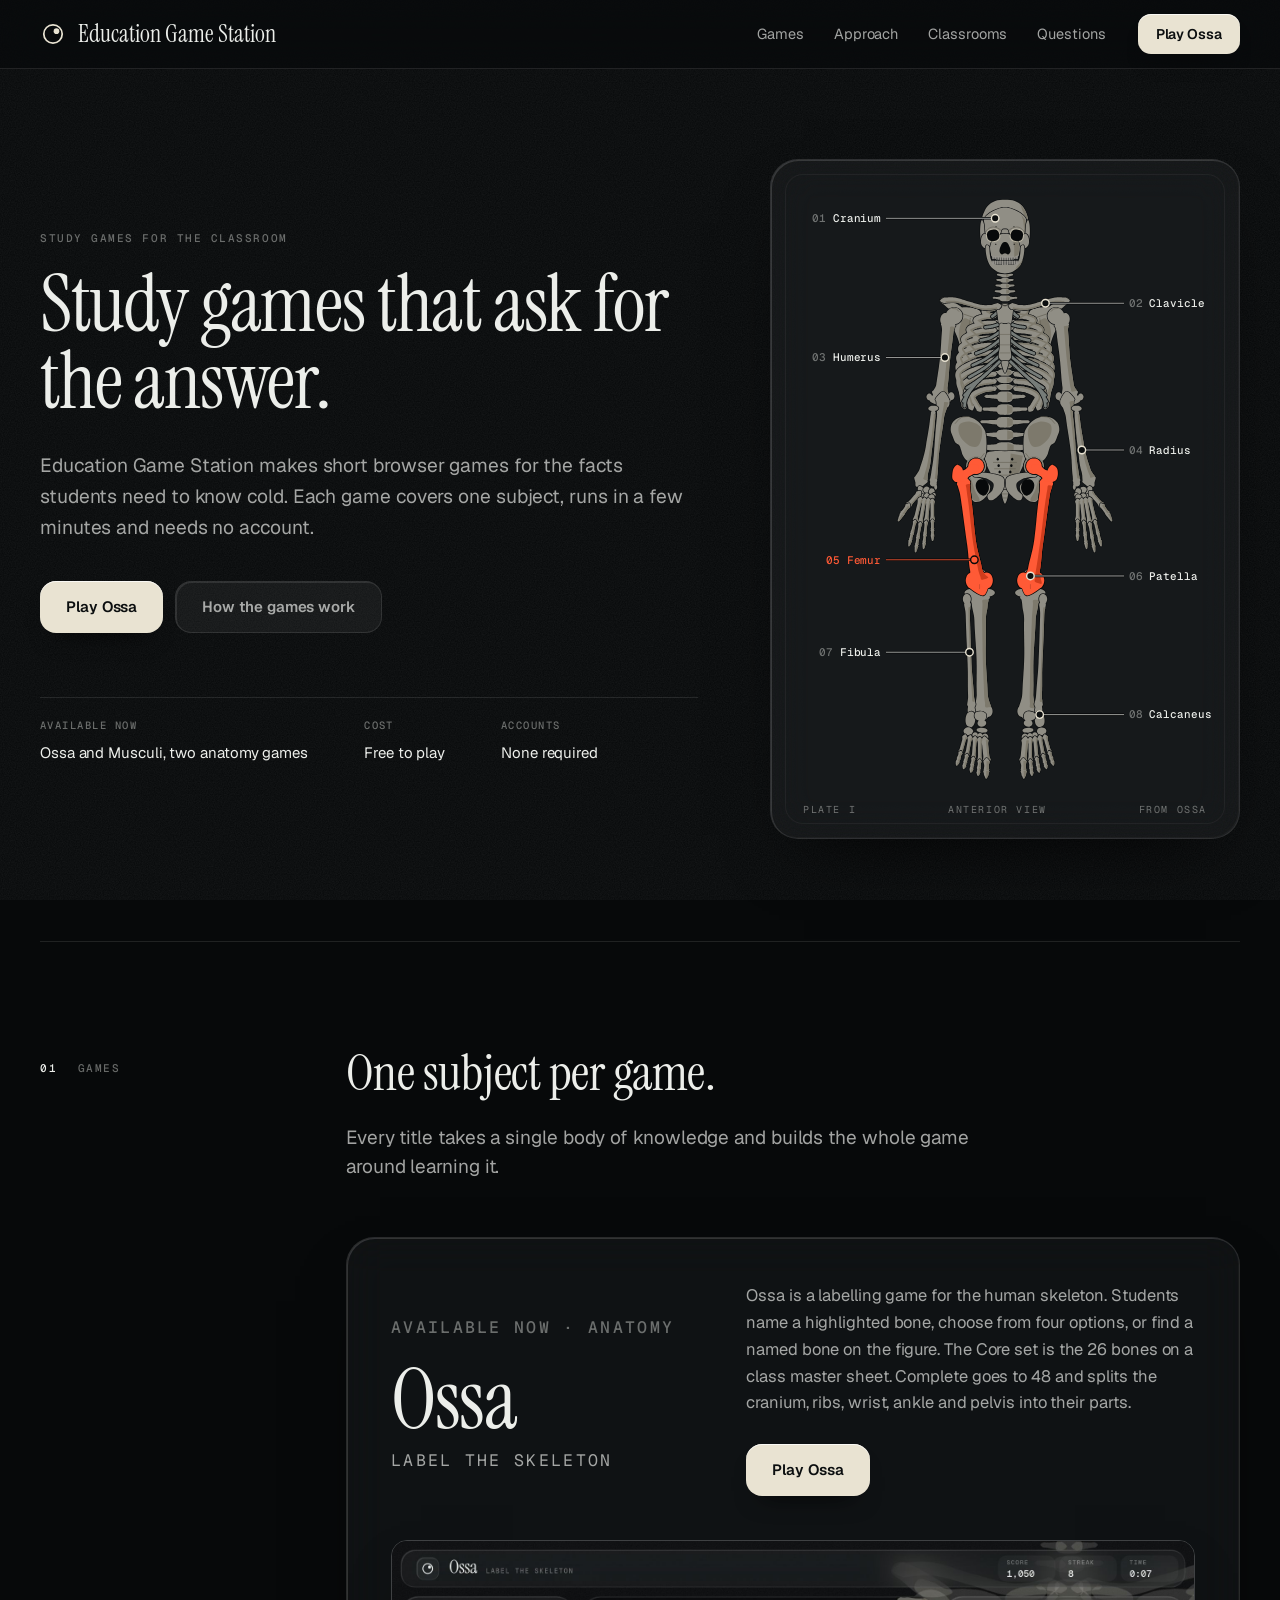
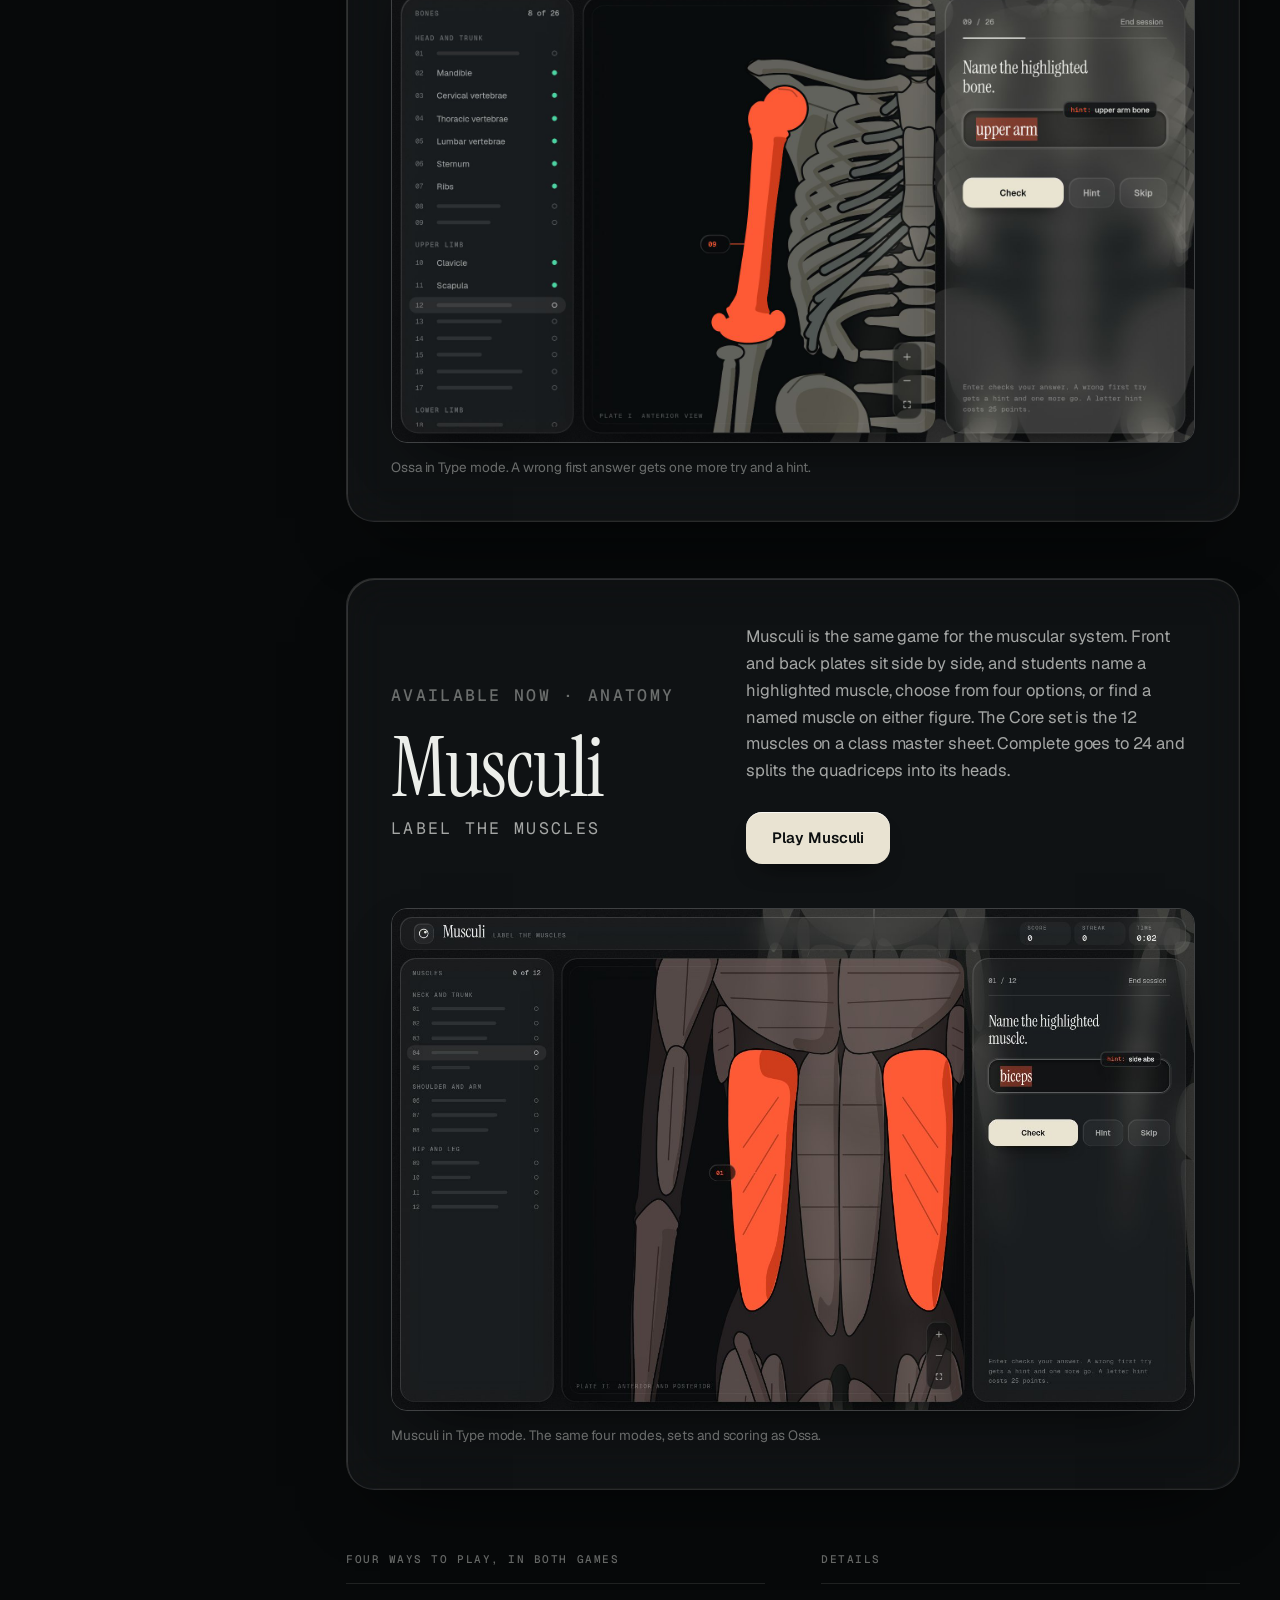
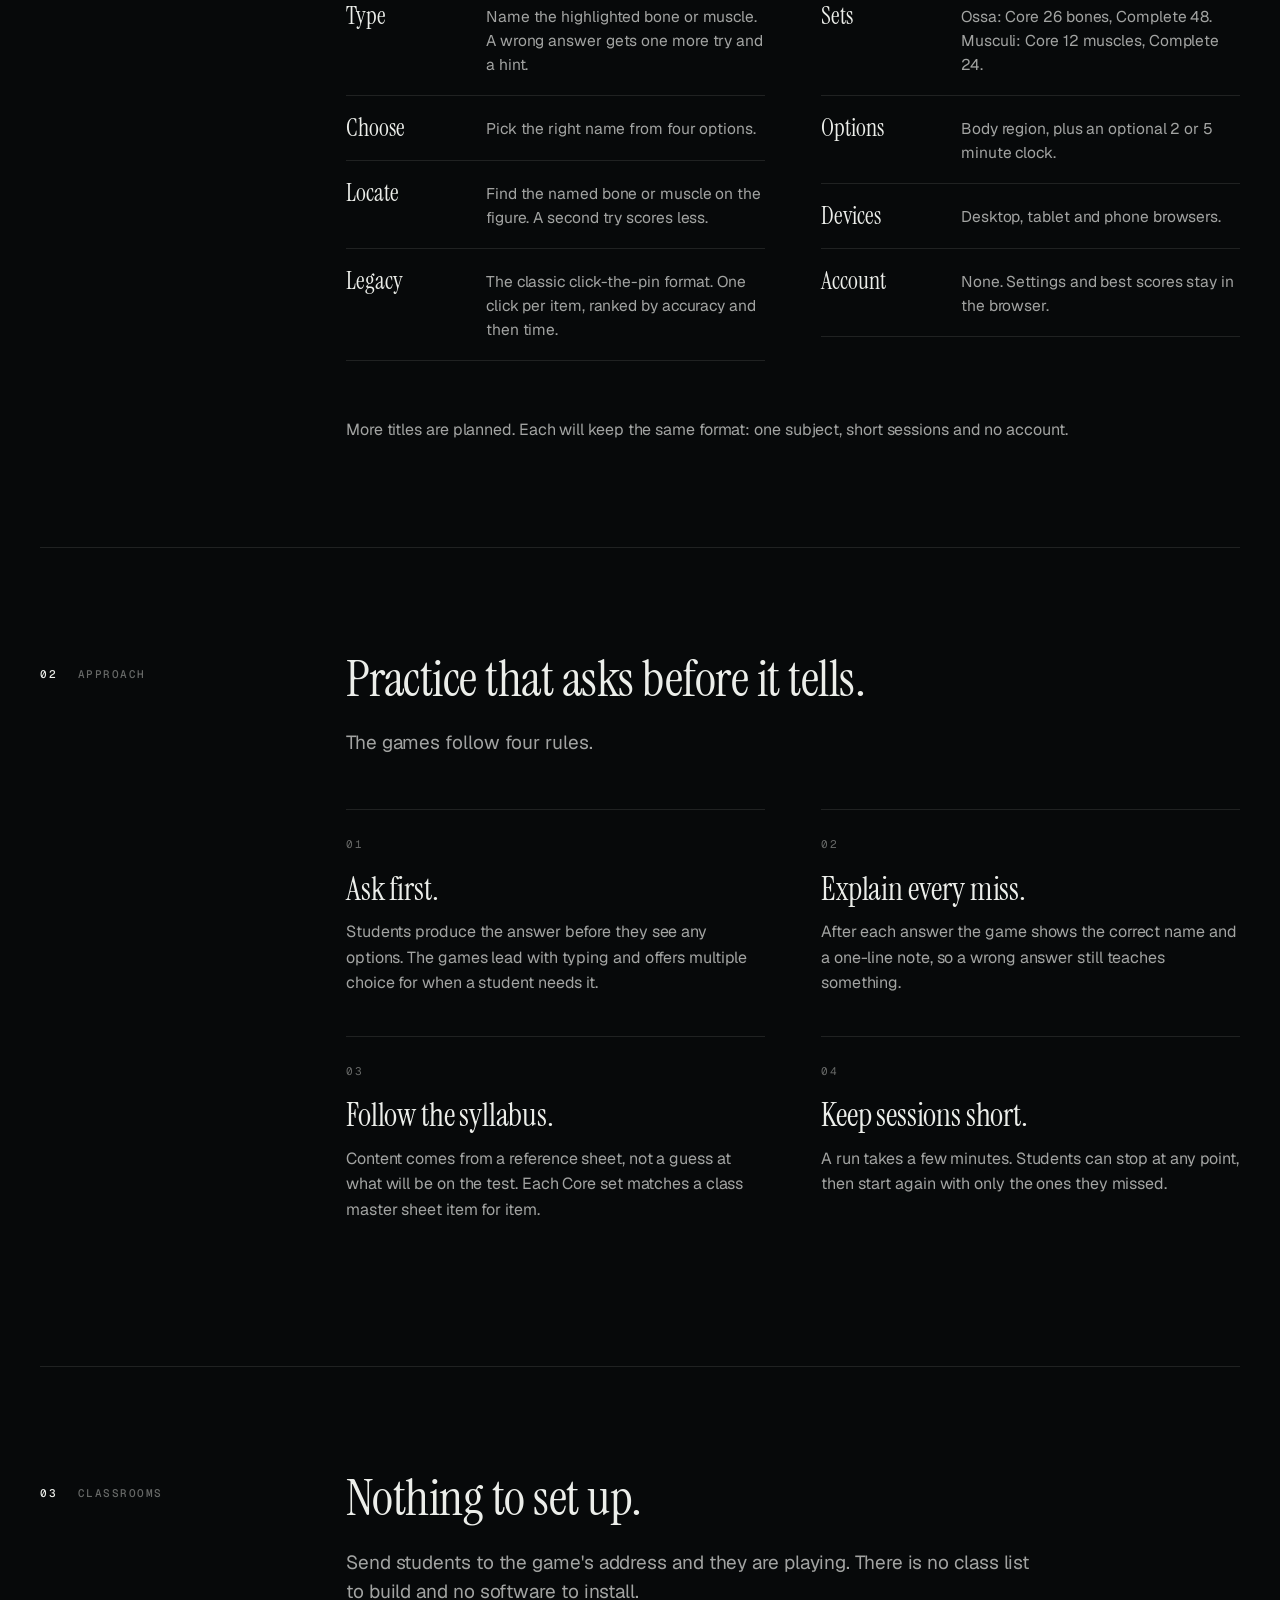
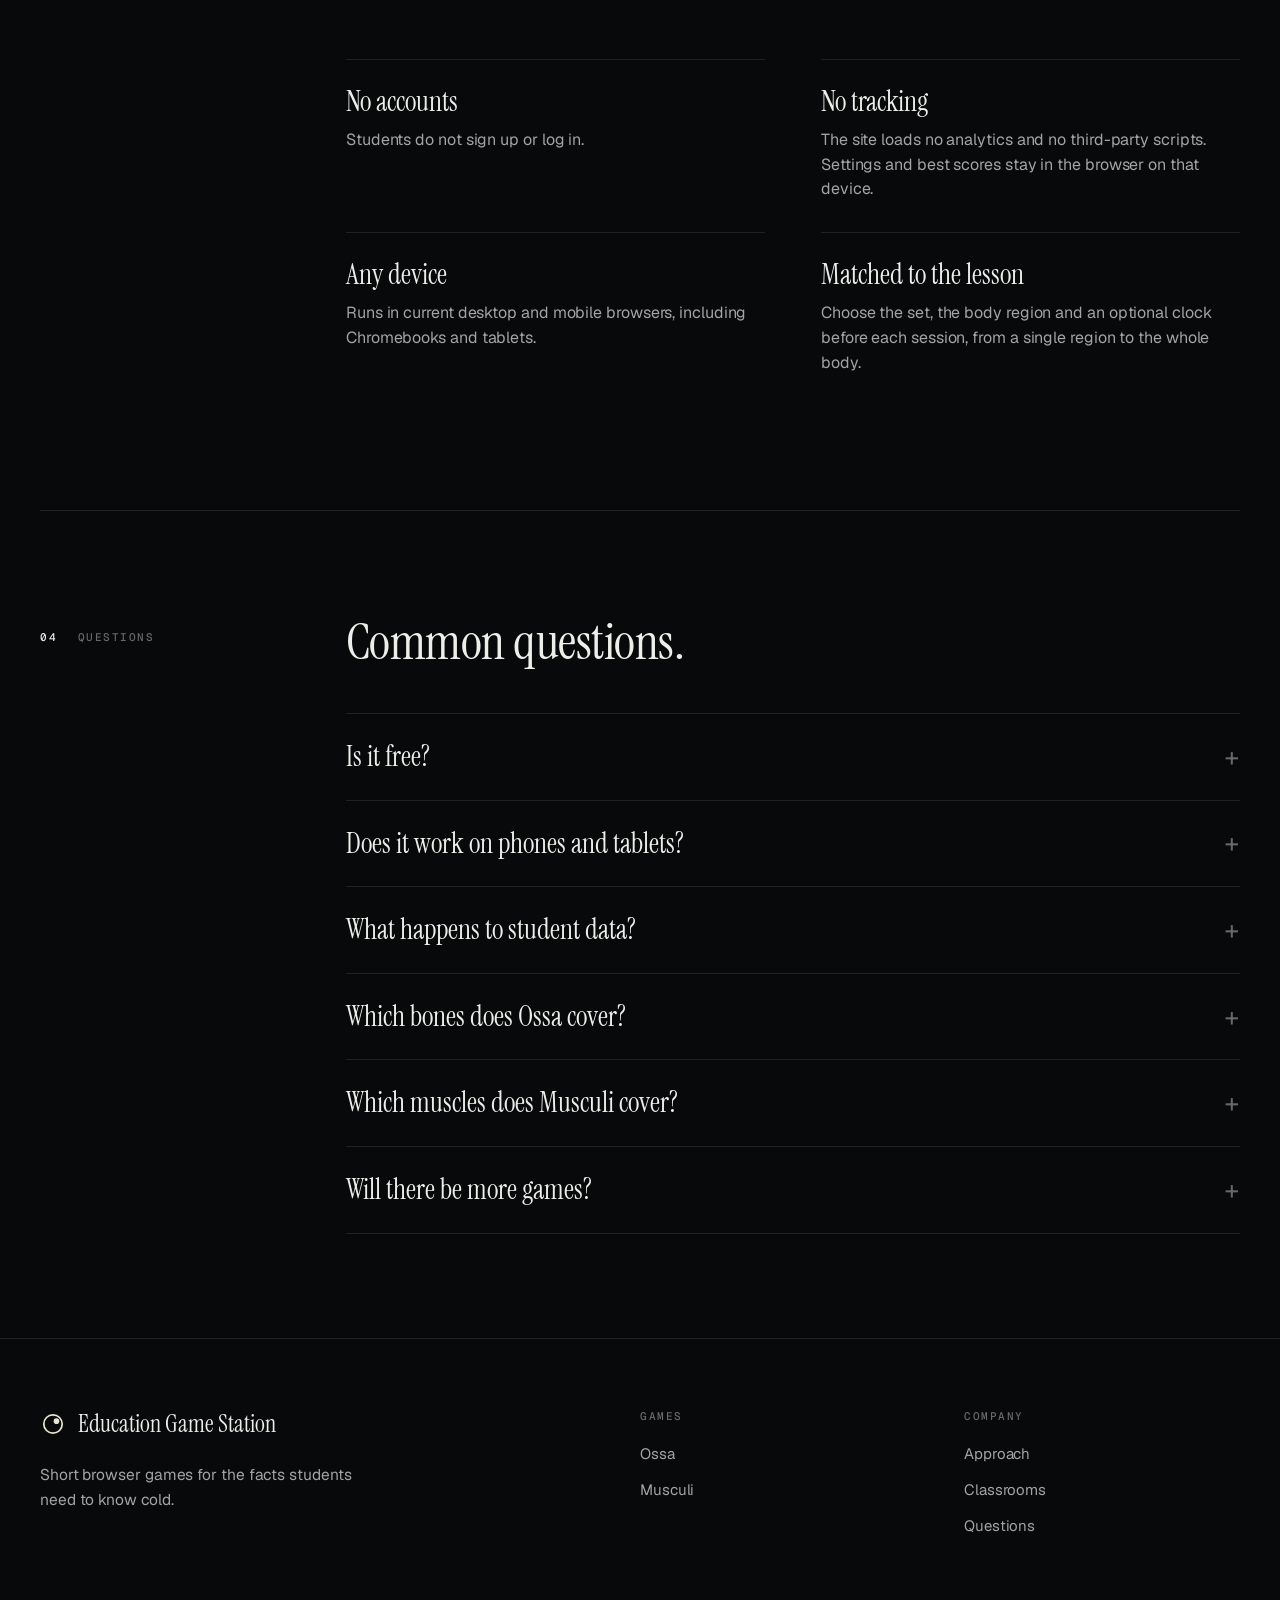
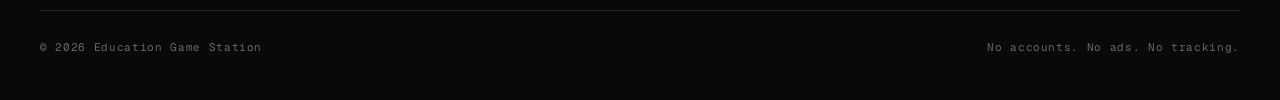
<file: index.html>
<!doctype html>
<html lang="en">
<head>
  <meta charset="utf-8">
  <meta name="viewport" content="width=device-width, initial-scale=1, viewport-fit=cover">
  <title>Education Game Station · Study games for the classroom</title>
  <meta name="description" content="Short browser games for the facts students need to know cold. One subject per game, no accounts, no ads. Now playing: Ossa, the human skeleton, and Musculi, the major muscles.">
  <meta name="theme-color" content="#07090a">
  <meta property="og:title" content="Education Game Station">
  <meta property="og:description" content="Short browser games for the facts students need to know cold. One subject per game, no accounts, no ads.">
  <meta property="og:type" content="website">
  <meta property="og:image" content="/og.png">
  <meta name="twitter:card" content="summary_large_image">
  <link rel="icon" href="/favicon.svg" type="image/svg+xml">
  <link rel="preload" href="/fonts/geist-normal-300-700.woff2" as="font" type="font/woff2" crossorigin>
  <link rel="preload" href="/fonts/instrument-serif-normal-400.woff2" as="font" type="font/woff2" crossorigin>
  <link rel="stylesheet" href="/home.css">
</head>
<body>
  <svg width="0" height="0" style="position:absolute" aria-hidden="true" focusable="false">
    <symbol id="mark" viewBox="0 0 24 24"><circle cx="12" cy="12" r="8.5" fill="none" stroke="currentColor" stroke-width="1.6"/><circle cx="15.2" cy="9.4" r="2.6" fill="currentColor"/></symbol>
  </svg>
  <div class="grain" aria-hidden="true"></div>
  <a class="skip" href="#main">Skip to content</a>

  <header class="nav">
    <div class="wrap nav-in">
      <a class="brand" href="/" aria-label="Education Game Station, home">
        <svg class="mark" width="26" height="26" aria-hidden="true"><use href="#mark"/></svg>
        <span>Education Game Station</span>
      </a>
      <nav class="links" aria-label="Primary">
        <a href="#games">Games</a>
        <a href="#approach">Approach</a>
        <a href="#classrooms">Classrooms</a>
        <a href="#faq">Questions</a>
      </nav>
      <a class="btn primary sm" href="/ossa">Play Ossa</a>
    </div>
  </header>

  <main id="main">
    <!-- HERO -->
    <section class="hero wrap">
      <div class="hero-copy">
        <p class="eyebrow">Study games for the classroom</p>
        <h1>Study games that ask for the answer.</h1>
        <p class="lede">Education Game Station makes short browser games for the facts students need to know cold. Each game covers one subject, runs in a few minutes and needs no account.</p>
        <div class="cta-row">
          <a class="btn primary" href="/ossa">Play Ossa</a>
          <a class="btn ghost" href="#approach">How the games work</a>
        </div>
        <dl class="meta">
          <div><dt>Available now</dt><dd>Ossa and Musculi, two anatomy games</dd></div>
          <div><dt>Cost</dt><dd>Free to play</dd></div>
          <div><dt>Accounts</dt><dd>None required</dd></div>
        </dl>
      </div>

      <figure class="plate glass">
        <svg class="sk" id="plate" viewBox="90 0 720 1032" role="img" aria-label="Front view of the human skeleton from Ossa, labelled with eight bone names. The femur is highlighted."></svg>
        <figcaption class="mono"><span>Plate I</span><span>Anterior view</span><span>From Ossa</span></figcaption>
      </figure>
    </section>

    <!-- GAMES -->
    <section class="sec wrap" id="games" aria-labelledby="games-h">
      <p class="sec-label mono"><span>01</span> Games</p>
      <div class="sec-body">
        <h2 id="games-h">One subject per game.</h2>
        <p class="intro">Every title takes a single body of knowledge and builds the whole game around learning it.</p>

        <article class="title glass">
          <div class="title-head">
            <div>
              <p class="eyebrow">Available now · Anatomy</p>
              <h3>Ossa</h3>
              <p class="sub mono">Label the skeleton</p>
            </div>
            <div class="title-copy">
              <p>Ossa is a labelling game for the human skeleton. Students name a highlighted bone, choose from four options, or find a named bone on the figure. The Core set is the 26 bones on a class master sheet. Complete goes to 48 and splits the cranium, ribs, wrist, ankle and pelvis into their parts.</p>
              <a class="btn primary" href="/ossa">Play Ossa</a>
            </div>
          </div>
          <figure class="shot">
            <img src="/assets/ossa-type-mode.jpg" width="1920" height="1200" loading="lazy" decoding="async" alt="The Ossa game in Type mode. The humerus is highlighted on a zoomed view of the shoulder, and a small popup beside the answer box reads: hint, upper arm bone.">
            <figcaption>Ossa in Type mode. A wrong first answer gets one more try and a hint.</figcaption>
          </figure>
        </article>

        <article class="title glass" id="musculi">
          <div class="title-head">
            <div>
              <p class="eyebrow">Available now · Anatomy</p>
              <h3>Musculi</h3>
              <p class="sub mono">Label the muscles</p>
            </div>
            <div class="title-copy">
              <p>Musculi is the same game for the muscular system. Front and back plates sit side by side, and students name a highlighted muscle, choose from four options, or find a named muscle on either figure. The Core set is the 12 muscles on a class master sheet. Complete goes to 24 and splits the quadriceps into its heads.</p>
              <a class="btn primary" href="/musculi">Play Musculi</a>
            </div>
          </div>
          <figure class="shot">
            <img src="/assets/musculi-type-mode.jpg" width="1440" height="900" loading="lazy" decoding="async" alt="The Musculi game in Type mode. The deltoid is highlighted in orange on both the front and back muscle plates, with the answer box and a hint button on the right.">
            <figcaption>Musculi in Type mode. The same four modes, sets and scoring as Ossa.</figcaption>
          </figure>
        </article>

        <div class="detail-grid">
          <div>
            <h3 class="mini mono">Four ways to play, in both games</h3>
            <dl class="rows">
              <div><dt>Type</dt><dd>Name the highlighted bone or muscle. A wrong answer gets one more try and a hint.</dd></div>
              <div><dt>Choose</dt><dd>Pick the right name from four options.</dd></div>
              <div><dt>Locate</dt><dd>Find the named bone or muscle on the figure. A second try scores less.</dd></div>
              <div><dt>Legacy</dt><dd>The classic click-the-pin format. One click per item, ranked by accuracy and then time.</dd></div>
            </dl>
          </div>
          <div>
            <h3 class="mini mono">Details</h3>
            <dl class="rows">
              <div><dt>Sets</dt><dd>Ossa: Core 26 bones, Complete 48. Musculi: Core 12 muscles, Complete 24.</dd></div>
              <div><dt>Options</dt><dd>Body region, plus an optional 2 or 5 minute clock.</dd></div>
              <div><dt>Devices</dt><dd>Desktop, tablet and phone browsers.</dd></div>
              <div><dt>Account</dt><dd>None. Settings and best scores stay in the browser.</dd></div>
            </dl>
          </div>
        </div>

        <p class="more">More titles are planned. Each will keep the same format: one subject, short sessions and no account.</p>
      </div>
    </section>

    <!-- APPROACH -->
    <section class="sec wrap" id="approach" aria-labelledby="approach-h">
      <p class="sec-label mono"><span>02</span> Approach</p>
      <div class="sec-body">
        <h2 id="approach-h">Practice that asks before it tells.</h2>
        <p class="intro">The games follow four rules.</p>
        <ol class="rules">
          <li>
            <span class="num mono">01</span>
            <h3>Ask first.</h3>
            <p>Students produce the answer before they see any options. The games lead with typing and offers multiple choice for when a student needs it.</p>
          </li>
          <li>
            <span class="num mono">02</span>
            <h3>Explain every miss.</h3>
            <p>After each answer the game shows the correct name and a one-line note, so a wrong answer still teaches something.</p>
          </li>
          <li>
            <span class="num mono">03</span>
            <h3>Follow the syllabus.</h3>
            <p>Content comes from a reference sheet, not a guess at what will be on the test. Each Core set matches a class master sheet item for item.</p>
          </li>
          <li>
            <span class="num mono">04</span>
            <h3>Keep sessions short.</h3>
            <p>A run takes a few minutes. Students can stop at any point, then start again with only the ones they missed.</p>
          </li>
        </ol>
      </div>
    </section>

    <!-- CLASSROOMS -->
    <section class="sec wrap" id="classrooms" aria-labelledby="class-h">
      <p class="sec-label mono"><span>03</span> Classrooms</p>
      <div class="sec-body">
        <h2 id="class-h">Nothing to set up.</h2>
        <p class="intro">Send students to the game's address and they are playing. There is no class list to build and no software to install.</p>
        <dl class="rows two">
          <div><dt>No accounts</dt><dd>Students do not sign up or log in.</dd></div>
          <div><dt>No tracking</dt><dd>The site loads no analytics and no third-party scripts. Settings and best scores stay in the browser on that device.</dd></div>
          <div><dt>Any device</dt><dd>Runs in current desktop and mobile browsers, including Chromebooks and tablets.</dd></div>
          <div><dt>Matched to the lesson</dt><dd>Choose the set, the body region and an optional clock before each session, from a single region to the whole body.</dd></div>
        </dl>
      </div>
    </section>

    <!-- FAQ -->
    <section class="sec wrap" id="faq" aria-labelledby="faq-h">
      <p class="sec-label mono"><span>04</span> Questions</p>
      <div class="sec-body">
        <h2 id="faq-h">Common questions.</h2>
        <div class="faq">
          <details>
            <summary>Is it free?</summary>
            <p>Both games are free to play. There are no accounts, ads or paywalls.</p>
          </details>
          <details>
            <summary>Does it work on phones and tablets?</summary>
            <p>Yes. The layout adapts to small screens, and the figure zooms with a scroll wheel, a pinch or the on-screen buttons.</p>
          </details>
          <details>
            <summary>What happens to student data?</summary>
            <p>There are no accounts, so nothing identifies a student. Settings and best scores are saved only in the browser on that device. Clearing the site's data removes them.</p>
          </details>
          <details>
            <summary>Which bones does Ossa cover?</summary>
            <p>Core is the 26 bones on a class master sheet, from the cranium to the phalanges of the foot. Complete goes to 48 and splits the cranium, ribs, wrist, ankle and pelvis into their parts.</p>
          </details>
          <details>
            <summary>Which muscles does Musculi cover?</summary>
            <p>Core is the 12 muscles on a class master sheet: pectoralis, biceps, abdominals, trapezius, deltoid, latissimus dorsi, obliques, quadriceps, gastrocnemius, hamstrings, triceps and gluteus maximus. Complete adds 12 more and splits the quadriceps into its three visible heads.</p>
          </details>
          <details>
            <summary>Will there be more games?</summary>
            <p>More titles are planned, with other body systems and subjects next. Each will keep the same format: one subject, short sessions and no account.</p>
          </details>
        </div>
      </div>
    </section>
  </main>

  <footer class="foot">
    <div class="wrap foot-in">
      <div class="foot-brand">
        <a class="brand" href="/" aria-label="Education Game Station, home">
          <svg class="mark" width="26" height="26" aria-hidden="true"><use href="#mark"/></svg>
          <span>Education Game Station</span>
        </a>
        <p>Short browser games for the facts students need to know cold.</p>
      </div>
      <nav class="foot-col" aria-label="Games">
        <h2 class="mono">Games</h2>
        <a href="/ossa">Ossa</a>
        <a href="/musculi">Musculi</a>
      </nav>
      <nav class="foot-col" aria-label="Company">
        <h2 class="mono">Company</h2>
        <a href="#approach">Approach</a>
        <a href="#classrooms">Classrooms</a>
        <a href="#faq">Questions</a>
      </nav>
    </div>
    <div class="wrap foot-base mono">
      <span>© 2026 Education Game Station</span>
      <span>No accounts. No ads. No tracking.</span>
    </div>
  </footer>

  <script type="module" src="/home.js"></script>
</body>
</html>
</file>
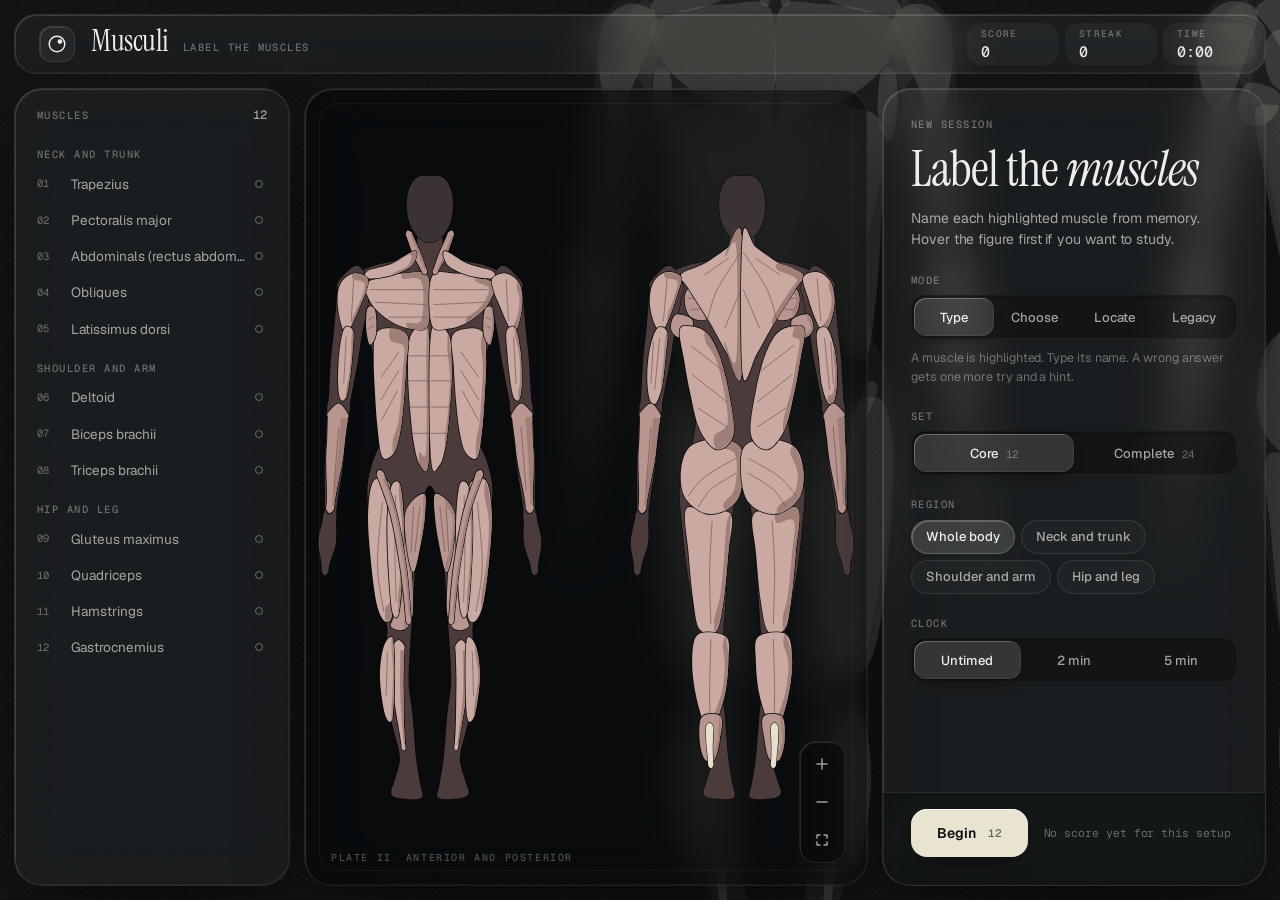
<file: musculi/index.html>
<!doctype html>
<html lang="en">
<head>
  <meta charset="utf-8">
  <meta name="viewport" content="width=device-width, initial-scale=1, viewport-fit=cover">
  <title>Musculi · Label the muscles · Education Game Station</title>
  <meta name="description" content="Learn the major muscles of the human body by naming, choosing or locating each one on front and back anatomical plates. Twelve core muscles, twenty-four in the complete set.">
  <meta name="theme-color" content="#07090a">
  <meta property="og:title" content="Musculi · Label the muscles">
  <meta property="og:description" content="Name, choose or locate the major muscles of the human body. A quiet, fast study game.">
  <meta property="og:type" content="website">
  <meta property="og:image" content="/musculi/og.png">
  <meta name="twitter:card" content="summary_large_image">
  <link rel="icon" href="/musculi/favicon.svg" type="image/svg+xml">
  <link rel="preload" href="/fonts/geist-normal-300-700.woff2" as="font" type="font/woff2" crossorigin>
  <link rel="preload" href="/fonts/instrument-serif-normal-400.woff2" as="font" type="font/woff2" crossorigin>
  <link rel="stylesheet" href="/engine/styles.css">
  <link rel="stylesheet" href="/musculi/figure.css">
</head>
<body data-game="/musculi/js/game.js">
  <div class="bg" aria-hidden="true">
    <svg class="sk ghost" id="ghost" viewBox="0 0 1260 1032" preserveAspectRatio="xMidYMid slice"></svg>
    <div class="grain"></div>
  </div>

  <div class="app" id="app" data-phase="idle" data-view="panel">
    <header class="bar glass">
      <div class="brand">
        <a class="home-link" href="/" aria-label="Education Game Station home" title="Education Game Station">
          <svg viewBox="0 0 24 24" width="22" height="22" aria-hidden="true"><circle cx="12" cy="12" r="8.5" fill="none" stroke="currentColor" stroke-width="1.6"/><circle cx="15.2" cy="9.4" r="2.6" fill="currentColor"/></svg>
        </a>
        <span class="wordmark">Musculi</span>
        <span class="tagline">Label the muscles</span>
      </div>
      <button class="bones-toggle" id="toggle-list" type="button" aria-pressed="false">
        <svg viewBox="0 0 16 16" width="15" height="15" fill="none" stroke="currentColor" stroke-width="1.5" stroke-linecap="round"><path d="M3 4h10M3 8h10M3 12h6"/></svg>
        <span>Muscles</span>
      </button>
      <dl class="stats" aria-label="Session stats">
        <div><dt id="st-score-l">Score</dt><dd id="st-score">0</dd></div>
        <div id="st-streak-w"><dt>Streak</dt><dd id="st-streak">0</dd></div>
        <div><dt id="st-time-l">Time</dt><dd id="st-time">0:00</dd></div>
      </dl>
    </header>

    <aside class="list glass" id="list" aria-label="Muscles in this set">
      <div class="list-head">
        <p class="eyebrow">Muscles</p>
        <p class="count" id="list-count">12</p>
      </div>
      <div class="list-body" id="list-body"></div>
    </aside>

    <main class="stage glass" id="stage">
      <svg class="sk" id="sk" viewBox="0 0 1260 1032" role="img" aria-label="Human muscles, front and back views" preserveAspectRatio="xMidYMid meet"></svg>
      <svg class="pins" id="pins" aria-hidden="true">
        <path class="pin-line" id="pin-line" d=""/>
        <circle class="pin-ring" id="pin-ring" r="9"/>
        <circle class="pin-dot" id="pin-dot" r="3.2"/>
        <g id="dots"></g>
      </svg>
      <div class="chip" id="chip" hidden><b id="chip-n"></b><span id="chip-t"></span></div>
      <div class="tip" id="tip" hidden></div>

      <div class="readout" id="readout" hidden>
        <p class="eyebrow" id="ro-meta"></p>
        <h2 id="ro-name"></h2>
        <p id="ro-note"></p>
      </div>

      <p class="plate" aria-hidden="true"><span>Plate II</span><span>Anterior and posterior</span></p>

      <div class="zoom" role="group" aria-label="Zoom">
        <button type="button" id="z-in" aria-label="Zoom in"><svg viewBox="0 0 16 16" width="16" height="16" fill="none" stroke="currentColor" stroke-width="1.5" stroke-linecap="round"><path d="M8 3v10M3 8h10"/></svg></button>
        <button type="button" id="z-out" aria-label="Zoom out"><svg viewBox="0 0 16 16" width="16" height="16" fill="none" stroke="currentColor" stroke-width="1.5" stroke-linecap="round"><path d="M3 8h10"/></svg></button>
        <button type="button" id="z-fit" aria-label="Fit both views"><svg viewBox="0 0 16 16" width="16" height="16" fill="none" stroke="currentColor" stroke-width="1.5" stroke-linecap="round" stroke-linejoin="round"><path d="M3 6V3h3M10 3h3v3M13 10v3h-3M6 13H3v-3"/></svg></button>
      </div>
    </main>

    <section class="panel glass" id="panel">
      <!-- SETUP -->
      <div class="view" id="v-setup">
        <p class="eyebrow">New session</p>
        <h1 class="title">Label the <em>muscles</em></h1>
        <p class="lede">Name each highlighted muscle from memory. Hover the figure first if you want to study.</p>

        <div class="field">
          <p class="eyebrow" id="l-mode">Mode</p>
          <div class="seg" role="radiogroup" aria-labelledby="l-mode" data-key="mode">
            <span class="thumb"></span>
            <button type="button" role="radio" data-v="type">Type</button>
            <button type="button" role="radio" data-v="choose">Choose</button>
            <button type="button" role="radio" data-v="locate">Locate</button>
            <button type="button" role="radio" data-v="legacy">Legacy</button>
          </div>
          <p class="hint" id="mode-hint"></p>
        </div>

        <div class="field">
          <p class="eyebrow" id="l-set">Set</p>
          <div class="seg" role="radiogroup" aria-labelledby="l-set" data-key="level">
            <span class="thumb"></span>
            <button type="button" role="radio" data-v="1">Core <i data-n="1"></i></button>
            <button type="button" role="radio" data-v="2">Complete <i data-n="2"></i></button>
          </div>
        </div>

        <div class="field">
          <p class="eyebrow" id="l-region">Region</p>
          <div class="chips" role="radiogroup" aria-labelledby="l-region" data-key="region"></div>
        </div>

        <div class="field" id="f-clock">
          <p class="eyebrow" id="l-clock">Clock</p>
          <div class="seg" role="radiogroup" aria-labelledby="l-clock" data-key="clock">
            <span class="thumb"></span>
            <button type="button" role="radio" data-v="0">Untimed</button>
            <button type="button" role="radio" data-v="120">2 min</button>
            <button type="button" role="radio" data-v="300">5 min</button>
          </div>
        </div>

        <div class="cta">
          <button type="button" class="btn primary" id="begin"><span>Begin</span><span class="mono" id="begin-n"></span></button>
          <p class="best" id="best"></p>
        </div>
      </div>

      <!-- QUESTION -->
      <div class="view" id="v-ask" hidden>
        <div class="qhead">
          <p class="mono" id="qcount">01 / 12</p>
          <button type="button" class="link" id="end">End session</button>
        </div>
        <div class="progress" aria-hidden="true"><i id="qprog"></i></div>

        <dl class="hud" id="hud" hidden>
          <div><dt>Remaining</dt><dd id="h-rem">0</dd></div>
          <div><dt>Correct</dt><dd id="h-ok">0</dd></div>
          <div><dt>Wrong</dt><dd id="h-bad">0</dd></div>
          <div><dt>Accuracy</dt><dd id="h-acc">0%</dd></div>
        </dl>

        <p class="prompt" id="prompt"></p>

        <form class="answer" id="a-type" autocomplete="off">
          <label class="sr" for="in">Muscle name</label>
          <div class="inputwrap">
            <input class="input" id="in" type="text" inputmode="text" enterkeyhint="go" placeholder="Type the muscle name" autocapitalize="off" autocorrect="off" spellcheck="false">
            <span class="pop" id="pop" role="status" hidden></span>
          </div>
          <p class="hintline mono" id="hintline" aria-live="polite"></p>
          <div class="row-actions">
            <button type="submit" class="btn primary" id="submit">Check</button>
            <button type="button" class="btn ghost" id="hint">Hint</button>
            <button type="button" class="btn ghost" id="skip">Skip</button>
          </div>
        </form>

        <div class="answer" id="a-choose" hidden>
          <ol class="opts" id="opts"></ol>
          <div class="row-actions"><button type="button" class="btn ghost" id="skip-c">Skip</button></div>
        </div>

        <div class="answer" id="a-locate" hidden>
          <p class="target" id="loc-name"></p>
          <p class="hint" id="loc-hint" aria-live="polite">Click the muscle on the figure. Scroll to zoom, drag to pan.</p>
          <div class="row-actions"><button type="button" class="btn ghost" id="skip-l">Skip</button></div>
        </div>

        <div class="feedback" id="fb" hidden aria-live="polite">
          <p class="verdict" id="fb-verdict"></p>
          <p class="fb-name" id="fb-name"></p>
          <p class="fb-note" id="fb-note"></p>
          <button type="button" class="btn primary" id="next"><span id="next-t">Next</span><kbd>Enter</kbd></button>
        </div>

        <p class="foot mono" id="foot"></p>
      </div>

      <!-- RESULT -->
      <div class="view" id="v-result" hidden>
        <p class="eyebrow" id="r-eyebrow">Session complete</p>
        <p class="bignum" id="r-score">0</p>
        <p class="lede" id="r-line"></p>
        <dl class="grid-stats">
          <div><dt>Accuracy</dt><dd id="r-acc">0%</dd></div>
          <div><dt>Time</dt><dd id="r-time">0:00</dd></div>
          <div><dt>Best streak</dt><dd id="r-streak">0</dd></div>
          <div><dt>Hints used</dt><dd id="r-hints">0</dd></div>
        </dl>
        <div id="r-missed-wrap">
          <p class="eyebrow">To review</p>
          <div class="chips" id="r-missed"></div>
        </div>
        <div class="cta stack">
          <button type="button" class="btn primary" id="again">Play again</button>
          <button type="button" class="btn ghost" id="retry">Retry missed</button>
          <button type="button" class="btn ghost" id="back">Change settings</button>
        </div>
      </div>
    </section>
  </div>

  <noscript><p style="position:fixed;inset:auto 16px 16px;color:#eceeea;font:14px system-ui">Musculi needs JavaScript to draw the figures and run the quiz.</p></noscript>
  <script type="module" src="/engine/app.js"></script>
</body>
</html>
</file>
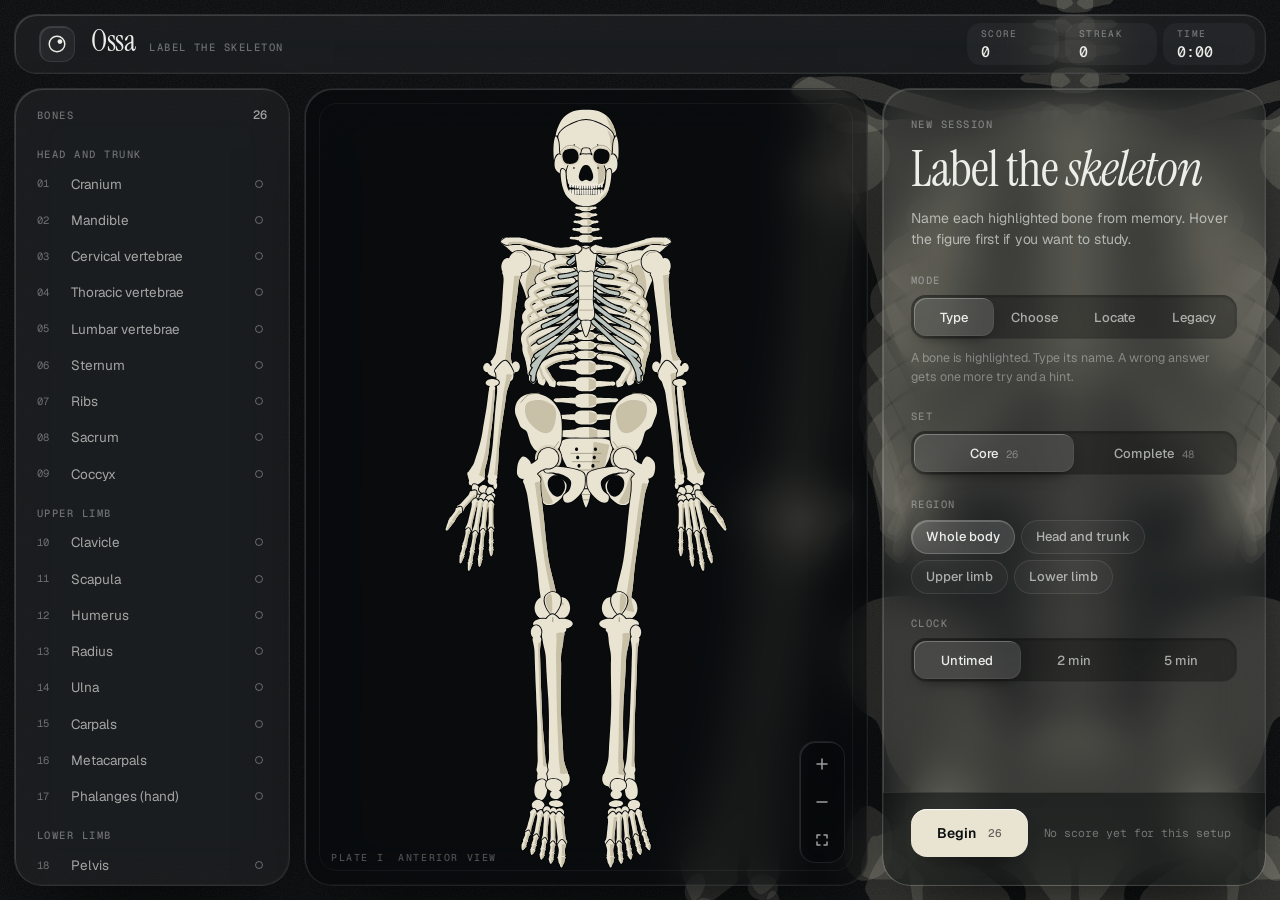
<file: ossa/index.html>
<!doctype html>
<html lang="en">
<head>
  <meta charset="utf-8">
  <meta name="viewport" content="width=device-width, initial-scale=1, viewport-fit=cover">
  <title>Ossa · Label the skeleton · Education Game Station</title>
  <meta name="description" content="Learn the bones of the human body by naming, choosing or locating each one on an anatomical plate. Fifteen to forty-eight bones, three difficulty levels.">
  <meta name="theme-color" content="#07090a">
  <meta property="og:title" content="Ossa · Label the skeleton">
  <meta property="og:description" content="Name, choose or locate the bones of the human skeleton. A quiet, fast study game.">
  <meta property="og:type" content="website">
  <meta property="og:image" content="/ossa/og.png">
  <meta name="twitter:card" content="summary_large_image">
  <link rel="icon" href="/ossa/favicon.svg" type="image/svg+xml">
  <link rel="preload" href="/fonts/geist-normal-300-700.woff2" as="font" type="font/woff2" crossorigin>
  <link rel="preload" href="/fonts/instrument-serif-normal-400.woff2" as="font" type="font/woff2" crossorigin>
  <link rel="stylesheet" href="/engine/styles.css">
</head>
<body data-game="/ossa/js/game.js">
  <div class="bg" aria-hidden="true">
    <svg class="sk ghost" id="ghost" viewBox="150 0 600 640" preserveAspectRatio="xMidYMid slice"></svg>
    <div class="grain"></div>
  </div>

  <div class="app" id="app" data-phase="idle" data-view="panel">
    <header class="bar glass">
      <div class="brand">
        <a class="home-link" href="/" aria-label="Education Game Station home" title="Education Game Station">
          <svg viewBox="0 0 24 24" width="22" height="22" aria-hidden="true"><circle cx="12" cy="12" r="8.5" fill="none" stroke="currentColor" stroke-width="1.6"/><circle cx="15.2" cy="9.4" r="2.6" fill="currentColor"/></svg>
        </a>
        <span class="wordmark">Ossa</span>
        <span class="tagline">Label the skeleton</span>
      </div>
      <button class="bones-toggle" id="toggle-list" type="button" aria-pressed="false">
        <svg viewBox="0 0 16 16" width="15" height="15" fill="none" stroke="currentColor" stroke-width="1.5" stroke-linecap="round"><path d="M3 4h10M3 8h10M3 12h6"/></svg>
        <span>Bones</span>
      </button>
      <dl class="stats" aria-label="Session stats">
        <div><dt id="st-score-l">Score</dt><dd id="st-score">0</dd></div>
        <div id="st-streak-w"><dt>Streak</dt><dd id="st-streak">0</dd></div>
        <div><dt id="st-time-l">Time</dt><dd id="st-time">0:00</dd></div>
      </dl>
    </header>

    <aside class="list glass" id="list" aria-label="Bones in this set">
      <div class="list-head">
        <p class="eyebrow">Bones</p>
        <p class="count" id="list-count">15</p>
      </div>
      <div class="list-body" id="list-body"></div>
    </aside>

    <main class="stage glass" id="stage">
      <svg class="sk" id="sk" viewBox="0 0 900 1032" role="img" aria-label="Human skeleton, anterior view" preserveAspectRatio="xMidYMid meet"></svg>
      <svg class="pins" id="pins" aria-hidden="true">
        <path class="pin-line" id="pin-line" d=""/>
        <circle class="pin-ring" id="pin-ring" r="9"/>
        <circle class="pin-dot" id="pin-dot" r="3.2"/>
        <g id="dots"></g>
      </svg>
      <div class="chip" id="chip" hidden><b id="chip-n"></b><span id="chip-t"></span></div>
      <div class="tip" id="tip" hidden></div>

      <div class="readout" id="readout" hidden>
        <p class="eyebrow" id="ro-meta"></p>
        <h2 id="ro-name"></h2>
        <p id="ro-note"></p>
      </div>

      <p class="plate" aria-hidden="true"><span>Plate I</span><span>Anterior view</span></p>

      <div class="zoom" role="group" aria-label="Zoom">
        <button type="button" id="z-in" aria-label="Zoom in"><svg viewBox="0 0 16 16" width="16" height="16" fill="none" stroke="currentColor" stroke-width="1.5" stroke-linecap="round"><path d="M8 3v10M3 8h10"/></svg></button>
        <button type="button" id="z-out" aria-label="Zoom out"><svg viewBox="0 0 16 16" width="16" height="16" fill="none" stroke="currentColor" stroke-width="1.5" stroke-linecap="round"><path d="M3 8h10"/></svg></button>
        <button type="button" id="z-fit" aria-label="Fit whole skeleton"><svg viewBox="0 0 16 16" width="16" height="16" fill="none" stroke="currentColor" stroke-width="1.5" stroke-linecap="round" stroke-linejoin="round"><path d="M3 6V3h3M10 3h3v3M13 10v3h-3M6 13H3v-3"/></svg></button>
      </div>
    </main>

    <section class="panel glass" id="panel">
      <!-- SETUP -->
      <div class="view" id="v-setup">
        <p class="eyebrow">New session</p>
        <h1 class="title">Label the <em>skeleton</em></h1>
        <p class="lede">Name each highlighted bone from memory. Hover the figure first if you want to study.</p>

        <div class="field">
          <p class="eyebrow" id="l-mode">Mode</p>
          <div class="seg" role="radiogroup" aria-labelledby="l-mode" data-key="mode">
            <span class="thumb"></span>
            <button type="button" role="radio" data-v="type">Type</button>
            <button type="button" role="radio" data-v="choose">Choose</button>
            <button type="button" role="radio" data-v="locate">Locate</button>
            <button type="button" role="radio" data-v="legacy">Legacy</button>
          </div>
          <p class="hint" id="mode-hint"></p>
        </div>

        <div class="field">
          <p class="eyebrow" id="l-set">Set</p>
          <div class="seg" role="radiogroup" aria-labelledby="l-set" data-key="level">
            <span class="thumb"></span>
            <button type="button" role="radio" data-v="1">Core <i data-n="1"></i></button>
            <button type="button" role="radio" data-v="2">Complete <i data-n="2"></i></button>
          </div>
        </div>

        <div class="field">
          <p class="eyebrow" id="l-region">Region</p>
          <div class="chips" role="radiogroup" aria-labelledby="l-region" data-key="region"></div>
        </div>

        <div class="field" id="f-clock">
          <p class="eyebrow" id="l-clock">Clock</p>
          <div class="seg" role="radiogroup" aria-labelledby="l-clock" data-key="clock">
            <span class="thumb"></span>
            <button type="button" role="radio" data-v="0">Untimed</button>
            <button type="button" role="radio" data-v="120">2 min</button>
            <button type="button" role="radio" data-v="300">5 min</button>
          </div>
        </div>

        <div class="cta">
          <button type="button" class="btn primary" id="begin"><span>Begin</span><span class="mono" id="begin-n"></span></button>
          <p class="best" id="best"></p>
        </div>
      </div>

      <!-- QUESTION -->
      <div class="view" id="v-ask" hidden>
        <div class="qhead">
          <p class="mono" id="qcount">01 / 15</p>
          <button type="button" class="link" id="end">End session</button>
        </div>
        <div class="progress" aria-hidden="true"><i id="qprog"></i></div>

        <dl class="hud" id="hud" hidden>
          <div><dt>Remaining</dt><dd id="h-rem">0</dd></div>
          <div><dt>Correct</dt><dd id="h-ok">0</dd></div>
          <div><dt>Wrong</dt><dd id="h-bad">0</dd></div>
          <div><dt>Accuracy</dt><dd id="h-acc">0%</dd></div>
        </dl>

        <p class="prompt" id="prompt"></p>

        <form class="answer" id="a-type" autocomplete="off">
          <label class="sr" for="in">Bone name</label>
          <div class="inputwrap">
            <input class="input" id="in" type="text" inputmode="text" enterkeyhint="go" placeholder="Type the anatomical name" autocapitalize="off" autocorrect="off" spellcheck="false">
            <span class="pop" id="pop" role="status" hidden></span>
          </div>
          <p class="hintline mono" id="hintline" aria-live="polite"></p>
          <div class="row-actions">
            <button type="submit" class="btn primary" id="submit">Check</button>
            <button type="button" class="btn ghost" id="hint">Hint</button>
            <button type="button" class="btn ghost" id="skip">Skip</button>
          </div>
        </form>

        <div class="answer" id="a-choose" hidden>
          <ol class="opts" id="opts"></ol>
          <div class="row-actions"><button type="button" class="btn ghost" id="skip-c">Skip</button></div>
        </div>

        <div class="answer" id="a-locate" hidden>
          <p class="target" id="loc-name"></p>
          <p class="hint" id="loc-hint" aria-live="polite">Click the bone on the figure. Scroll to zoom, drag to pan.</p>
          <div class="row-actions"><button type="button" class="btn ghost" id="skip-l">Skip</button></div>
        </div>

        <div class="feedback" id="fb" hidden aria-live="polite">
          <p class="verdict" id="fb-verdict"></p>
          <p class="fb-name" id="fb-name"></p>
          <p class="fb-note" id="fb-note"></p>
          <button type="button" class="btn primary" id="next"><span id="next-t">Next</span><kbd>Enter</kbd></button>
        </div>

        <p class="foot mono" id="foot"></p>
      </div>

      <!-- RESULT -->
      <div class="view" id="v-result" hidden>
        <p class="eyebrow" id="r-eyebrow">Session complete</p>
        <p class="bignum" id="r-score">0</p>
        <p class="lede" id="r-line"></p>
        <dl class="grid-stats">
          <div><dt>Accuracy</dt><dd id="r-acc">0%</dd></div>
          <div><dt>Time</dt><dd id="r-time">0:00</dd></div>
          <div><dt>Best streak</dt><dd id="r-streak">0</dd></div>
          <div><dt>Hints used</dt><dd id="r-hints">0</dd></div>
        </dl>
        <div id="r-missed-wrap">
          <p class="eyebrow">To review</p>
          <div class="chips" id="r-missed"></div>
        </div>
        <div class="cta stack">
          <button type="button" class="btn primary" id="again">Play again</button>
          <button type="button" class="btn ghost" id="retry">Retry missed</button>
          <button type="button" class="btn ghost" id="back">Change settings</button>
        </div>
      </div>
    </section>
  </div>

  <noscript><p style="position:fixed;inset:auto 16px 16px;color:#eceeea;font:14px system-ui">Ossa needs JavaScript to draw the skeleton and run the quiz.</p></noscript>
  <script type="module" src="/engine/app.js"></script>
</body>
</html>
</file>
<file: home.css>
@font-face { font-family: "Geist"; src: url(/fonts/geist-normal-300-700.woff2) format("woff2"); font-weight: 300 700; font-display: swap; }
@font-face { font-family: "Geist Mono"; src: url(/fonts/geist-mono-normal-400-600.woff2) format("woff2"); font-weight: 400 600; font-display: swap; }
@font-face { font-family: "Instrument Serif"; src: url(/fonts/instrument-serif-normal-400.woff2) format("woff2"); font-style: normal; font-weight: 400; font-display: swap; }

:root {
  --ink: #07090a;
  --text: #eceeea;
  --dim: rgba(236, 238, 234, 0.68);
  --faint: rgba(236, 238, 234, 0.42);
  --line: rgba(255, 255, 255, 0.1);
  --line-hi: rgba(255, 255, 255, 0.2);
  --bone: #e9e3d2;
  --bone-2: #d9d2bd;
  --bone-shade: #c8c0a7;
  --bone-detail: #8f8871;
  --tooth: #f1ece0;
  --cart: #bcc5bd;
  --cavity: #07090a;
  --accent: #ff5a36;
  --accent-2: #cf3c1c;
  --sans: "Geist", ui-sans-serif, system-ui, -apple-system, "Segoe UI", sans-serif;
  --mono: "Geist Mono", ui-monospace, "SF Mono", Menlo, monospace;
  --serif: "Instrument Serif", "Iowan Old Style", Georgia, serif;
  --ease: cubic-bezier(0.22, 1, 0.36, 1);
  --spring: cubic-bezier(0.3, 1.3, 0.45, 1);
}

* { box-sizing: border-box; margin: 0; }
html { scroll-behavior: smooth; scroll-padding-top: 88px; }
body {
  background: var(--ink);
  color: var(--text);
  font: 400 17px/1.6 var(--sans);
  letter-spacing: -0.005em;
  -webkit-font-smoothing: antialiased;
  overflow-x: hidden;
}
a { color: inherit; text-decoration: none; }
button { font: inherit; color: inherit; background: none; border: 0; cursor: pointer; }
:focus-visible { outline: 2px solid rgba(236, 238, 234, 0.85); outline-offset: 3px; border-radius: 6px; }
.mono { font-family: var(--mono); font-variant-numeric: tabular-nums; }
.wrap { width: min(1200px, calc(100% - 48px)); margin-inline: auto; }
.grain {
  position: fixed; inset: 0; z-index: -1; opacity: 0.07; pointer-events: none;
  background-image: url("data:image/svg+xml;utf8,<svg xmlns='http://www.w3.org/2000/svg' width='220' height='220'><filter id='n'><feTurbulence type='fractalNoise' baseFrequency='.85' numOctaves='2' stitchTiles='stitch'/><feColorMatrix values='0 0 0 0 1  0 0 0 0 1  0 0 0 0 1  0 0 0 .9 0'/></filter><rect width='100%' height='100%' filter='url(%23n)'/></svg>");
}
.skip { position: absolute; left: 16px; top: -60px; z-index: 100; padding: 10px 16px; border-radius: 10px; background: var(--bone); color: #0b0e0f; font-weight: 600; font-size: 14px; }
.skip:focus { top: 12px; }

.eyebrow { font: 500 11px/1 var(--mono); text-transform: uppercase; letter-spacing: 0.14em; color: var(--faint); }

/* ---------- buttons ---------- */
.btn { display: inline-flex; align-items: center; justify-content: center; height: 52px; padding: 0 26px; border-radius: 16px; font-weight: 600; font-size: 15px; letter-spacing: -0.005em; transition: transform 0.25s var(--spring), background 0.2s, color 0.2s; }
.btn:active { transform: scale(0.97); }
.btn.sm { height: 40px; padding: 0 18px; border-radius: 13px; font-size: 14px; }
.btn.primary { background: var(--bone); color: #0b0e0f; box-shadow: inset 0 1px 0 rgba(255, 255, 255, 0.75), 0 14px 26px -16px rgba(0, 0, 0, 0.9); }
.btn.primary:hover { background: #f6f1e3; }
.btn.ghost { background: rgba(255, 255, 255, 0.05); border: 1px solid var(--line); color: var(--dim); box-shadow: inset 1px 1px 0 rgba(255, 255, 255, 0.1); }
.btn.ghost:hover { color: var(--text); background: rgba(255, 255, 255, 0.09); }

/* ---------- glass ---------- */
.glass {
  position: relative;
  background: rgba(255, 255, 255, 0.04);
  -webkit-backdrop-filter: blur(22px) saturate(1.5);
  backdrop-filter: blur(22px) saturate(1.5);
  border: 1px solid var(--line);
  border-radius: 28px;
  box-shadow: inset 1px 1px 0 rgba(255, 255, 255, 0.14), inset -1px -1px 0 rgba(255, 255, 255, 0.03), 0 30px 70px -34px rgba(0, 0, 0, 0.85);
}

/* ---------- navigation ---------- */
.nav { position: sticky; top: 0; z-index: 50; background: rgba(7, 9, 10, 0.62); -webkit-backdrop-filter: blur(22px) saturate(1.5); backdrop-filter: blur(22px) saturate(1.5); border-bottom: 1px solid var(--line); }
.nav-in { display: flex; align-items: center; gap: 32px; height: 68px; }
.brand { display: inline-flex; align-items: center; gap: 12px; font: 400 24px/1 var(--serif); letter-spacing: 0; white-space: nowrap; }
.brand .mark { color: var(--bone); flex: none; }
.links { margin-left: auto; display: flex; gap: 30px; }
.links a { font-size: 14.5px; color: var(--dim); transition: color 0.2s; }
.links a:hover { color: var(--text); }

/* ---------- hero ---------- */
.hero { display: grid; grid-template-columns: minmax(0, 7fr) minmax(0, 5fr); gap: 72px; align-items: center; padding-block: clamp(56px, 7vw, 104px) clamp(72px, 8vw, 112px); }
.hero h1 { font: 400 clamp(46px, 6.2vw, 90px)/0.98 var(--serif); letter-spacing: -0.015em; margin: 22px 0 30px; max-width: 11.5em; }
.lede { font-size: clamp(17px, 1.5vw, 20px); line-height: 1.6; color: var(--dim); max-width: 34em; }
.cta-row { display: flex; flex-wrap: wrap; gap: 12px; margin-top: 38px; }
.meta { display: grid; grid-template-columns: repeat(3, auto); justify-content: start; gap: 8px 56px; margin-top: 64px; padding-top: 22px; border-top: 1px solid var(--line); }
.meta dt { font: 500 10.5px/1 var(--mono); text-transform: uppercase; letter-spacing: 0.14em; color: var(--faint); margin-bottom: 10px; }
.meta dd { font-size: 15px; }

.plate { padding: 30px 26px 0; }
.plate::before { content: ""; position: absolute; inset: 14px; border: 1px solid rgba(255, 255, 255, 0.05); border-radius: 18px; pointer-events: none; }
.plate svg { display: block; width: 100%; height: auto; }
.plate figcaption { display: flex; justify-content: space-between; gap: 12px; padding: 16px 6px 20px; font-size: 10px; text-transform: uppercase; letter-spacing: 0.16em; color: var(--faint); }

/* ---------- sections ---------- */
.sec { display: grid; grid-template-columns: repeat(12, minmax(0, 1fr)); column-gap: 24px; padding-block: 104px; border-top: 1px solid var(--line); }
.sec-label { grid-column: 1 / 4; padding-top: 14px; font-size: 11px; font-weight: 500; text-transform: uppercase; letter-spacing: 0.14em; color: var(--faint); }
.sec-label span { color: var(--text); margin-right: 12px; }
.sec-body { grid-column: 4 / 13; min-width: 0; }
.sec h2 { font: 400 clamp(34px, 4vw, 58px)/1.06 var(--serif); letter-spacing: -0.01em; max-width: 16em; }
.intro { margin-top: 22px; font-size: 19px; line-height: 1.55; color: var(--dim); max-width: 36em; }

.title { margin-top: 56px; padding: 44px; }
.title-head { display: grid; grid-template-columns: minmax(0, 4fr) minmax(0, 6fr); gap: 56px; align-items: end; }
.title h3 { font: 400 clamp(60px, 6.6vw, 96px)/0.95 var(--serif); letter-spacing: -0.015em; margin: 18px 0 8px; }
.sub { font-size: 12px; text-transform: uppercase; letter-spacing: 0.14em; color: var(--dim); margin-bottom: 22px; }
.title p { color: var(--dim); font-size: 16.5px; line-height: 1.62; }
.title .eyebrow { color: var(--faint); }
.title .sub { color: var(--dim); }
.title .btn { margin-top: 28px; }
.title-copy p { max-width: 34em; }
.shot { margin-top: 44px; }
.shot img { display: block; width: 100%; height: auto; border-radius: 16px; border: 1px solid var(--line-hi); box-shadow: 0 24px 60px -30px rgba(0, 0, 0, 0.9); }
.shot figcaption { margin-top: 14px; font-size: 13.5px; color: var(--faint); line-height: 1.5; }

.detail-grid { display: grid; grid-template-columns: 1fr 1fr; gap: 56px; margin-top: 64px; }
.mini { font: 500 11px/1 var(--mono); text-transform: uppercase; letter-spacing: 0.14em; color: var(--faint); margin-bottom: 18px; }
.rows > div { display: grid; grid-template-columns: 120px minmax(0, 1fr); gap: 20px; padding: 18px 0; border-top: 1px solid var(--line); }
.rows > div:last-child { border-bottom: 1px solid var(--line); }
.rows dt { font: 400 24px/1.15 var(--serif); letter-spacing: 0; }
.rows dd { color: var(--dim); font-size: 15.5px; line-height: 1.55; padding-top: 3px; }
.rows.two { display: grid; grid-template-columns: 1fr 1fr; column-gap: 56px; margin-top: 52px; }
.rows.two > div { display: block; padding: 26px 0 30px; border-bottom: 0; }
.rows.two dt { font-size: 28px; margin-bottom: 10px; }
.rows.two dd { padding-top: 0; font-size: 16px; max-width: 30em; }
.more { margin-top: 56px; color: var(--dim); font-size: 16px; }

.rules { list-style: none; padding: 0; display: grid; grid-template-columns: 1fr 1fr; column-gap: 56px; margin-top: 52px; }
.rules li { padding: 26px 0 40px; border-top: 1px solid var(--line); }
.rules .num { display: block; font-size: 11px; letter-spacing: 0.14em; color: var(--faint); margin-bottom: 18px; }
.rules h3 { font: 400 32px/1.1 var(--serif); letter-spacing: -0.005em; margin-bottom: 12px; }
.rules p { color: var(--dim); font-size: 16px; max-width: 28em; }

.faq { margin-top: 44px; border-bottom: 1px solid var(--line); }
.faq details { border-top: 1px solid var(--line); }
.faq summary { list-style: none; cursor: pointer; display: flex; align-items: center; justify-content: space-between; gap: 24px; padding: 26px 0; font: 400 clamp(22px, 2.2vw, 28px)/1.2 var(--serif); letter-spacing: 0; transition: color 0.2s; }
.faq summary::-webkit-details-marker { display: none; }
.faq summary::after { content: "+"; flex: none; font: 400 26px/1 var(--mono); color: var(--faint); transition: transform 0.35s var(--spring), color 0.2s; }
.faq summary:hover { color: #fff; }
.faq summary:hover::after { color: var(--text); }
.faq details[open] summary::after { transform: rotate(45deg); color: var(--text); }
.faq details p { padding: 0 0 30px; max-width: 40em; color: var(--dim); font-size: 17px; }

/* ---------- footer ---------- */
.foot { border-top: 1px solid var(--line); padding-top: 72px; }
.foot-in { display: grid; grid-template-columns: minmax(0, 6fr) minmax(0, 3fr) minmax(0, 3fr); gap: 48px; }
.foot-brand p { margin-top: 18px; color: var(--dim); font-size: 15.5px; max-width: 22em; }
.foot-col { display: flex; flex-direction: column; gap: 12px; }
.foot-col h2 { font: 500 11px/1 var(--mono); text-transform: uppercase; letter-spacing: 0.14em; color: var(--faint); margin-bottom: 8px; }
.foot-col a { color: var(--dim); font-size: 15px; transition: color 0.2s; }
.foot-col a:hover { color: var(--text); }
.foot-base { display: flex; justify-content: space-between; flex-wrap: wrap; gap: 8px 24px; margin-top: 72px; padding-block: 28px 44px; border-top: 1px solid var(--line); font-size: 11px; letter-spacing: 0.06em; color: var(--faint); }

/* ---------- annotated plate (same drawing the game uses) ---------- */
.sk .o { fill: var(--cavity); stroke: var(--cavity); stroke-width: 2.4px; stroke-linejoin: round; }
.sk .o.ol { fill: none; stroke-linecap: round; }
.sk .o.thin { stroke-width: 1.1px; }
.sk .f-bone { fill: var(--bone); }
.sk .f-bone2 { fill: var(--bone-2); }
.sk .f-tooth { fill: var(--tooth); }
.sk .fl { fill: none; stroke-linecap: round; }
.sk .f-cart { stroke: var(--cart); }
.sk .s { fill: var(--bone-shade); }
.sk .d { fill: none; stroke: var(--bone-detail); stroke-linecap: round; }
.sk .hit { display: none; }
.sk .layer-voids path { fill: var(--cavity); }
.sk .layer-rims path { fill: var(--bone-2); }
.sk .layer-bones, .sk .layer-rims { transition: opacity 0.4s var(--ease); }
.sk.focus .layer-bones, .sk.focus .layer-rims { opacity: 0.58; }
.sk .hl { --hi: var(--accent); --hi-2: var(--accent-2); animation: hlin 0.35s var(--ease); }
.sk .hl .f { fill: var(--hi); }
.sk .hl .fl { stroke: var(--hi); }
.sk .hl .s { fill: var(--hi-2); }
.sk .hl .d { stroke: rgba(0, 0, 0, 0.3); }
@keyframes hlin { from { opacity: 0; } }

.sk .lab { cursor: default; }
.sk .lab .halo { stroke: var(--cavity); stroke-width: 4.5px; fill: none; }
.sk .lab .leader { stroke: rgba(236, 238, 234, 0.8); stroke-width: 1.4px; fill: none; transition: stroke 0.25s; }
.sk .lab .pin { fill: #0b0e0f; stroke: var(--bone); stroke-width: 2.4px; transition: fill 0.25s, stroke 0.25s; }
.sk .lab text { font: 500 19px var(--mono); fill: var(--text); transition: fill 0.25s; }
.sk .lab text .n { fill: var(--faint); }
.sk .lab.on .leader { stroke: var(--accent); }
.sk .lab.on .pin { fill: var(--accent); stroke: var(--cavity); }
.sk .lab.on text { fill: var(--accent); }
.sk .lab.on text .n { fill: var(--accent); }
.sk .lab .area { fill: transparent; }

/* ---------- tablet ---------- */
@media (max-width: 1020px) {
  .hero { grid-template-columns: minmax(0, 1fr); gap: 56px; }
  .plate { max-width: 560px; width: 100%; margin-inline: auto; }
  .sec { display: block; padding-block: 80px; }
  .sec-label { margin-bottom: 24px; padding-top: 0; }
  .title { padding: 32px; }
  .title-head { grid-template-columns: minmax(0, 1fr); gap: 28px; }
  .shot { margin-top: 36px; }
  .foot-in { grid-template-columns: 1fr 1fr; }
  .foot-brand { grid-column: 1 / -1; }
}

/* ---------- phone ---------- */
@media (max-width: 720px) {
  body { font-size: 16.5px; }
  .wrap { width: calc(100% - 36px); }
  .nav-in { height: 60px; gap: 16px; }
  .links { display: none; }
  .nav .btn { margin-left: auto; }
  .brand { font-size: 21px; gap: 10px; }
  .hero { padding-block: 44px 64px; gap: 44px; }
  .meta { grid-template-columns: 1fr 1fr; gap: 22px 28px; }
  .meta > div:first-child { grid-column: 1 / -1; }
  .cta-row .btn { flex: 1 1 100%; }
  .sec { padding-block: 64px; }
  .title { padding: 22px; border-radius: 24px; margin-top: 40px; }
  .detail-grid, .rules, .rows.two { grid-template-columns: minmax(0, 1fr); }
  .detail-grid { gap: 40px; margin-top: 48px; }
  .rows > div { grid-template-columns: 96px minmax(0, 1fr); gap: 14px; }
  .rows dt { font-size: 22px; }
  .foot { padding-top: 56px; }
  .foot-base { margin-top: 48px; }
}

@media (prefers-reduced-motion: reduce) {
  html { scroll-behavior: auto; }
  *, *::before, *::after { animation-duration: 0.01ms !important; transition-duration: 0.01ms !important; }
}
</file>
<file: engine/styles.css>
@font-face { font-family: "Geist"; src: url(/fonts/geist-normal-300-700.woff2) format("woff2"); font-weight: 300 700; font-display: swap; }
@font-face { font-family: "Geist Mono"; src: url(/fonts/geist-mono-normal-400-600.woff2) format("woff2"); font-weight: 400 600; font-display: swap; }
@font-face { font-family: "Instrument Serif"; src: url(/fonts/instrument-serif-normal-400.woff2) format("woff2"); font-style: normal; font-weight: 400; font-display: swap; }
@font-face { font-family: "Instrument Serif"; src: url(/fonts/instrument-serif-italic-400.woff2) format("woff2"); font-style: italic; font-weight: 400; font-display: swap; }

:root {
  --ink: #07090a;
  --text: #eceeea;
  --dim: rgba(236, 238, 234, 0.66);
  --faint: rgba(236, 238, 234, 0.4);
  --line: rgba(255, 255, 255, 0.09);
  --line-hi: rgba(255, 255, 255, 0.2);

  --bone: #e9e3d2;
  --bone-2: #d9d2bd;
  --bone-shade: #c8c0a7;
  --bone-detail: #8f8871;
  --tooth: #f1ece0;
  --cart: #bcc5bd;
  --cavity: #07090a;

  --accent: #ff5a36;
  --accent-2: #cf3c1c;
  --ok: #4fd8a6;
  --ok-2: #2aa67c;

  --sans: "Geist", ui-sans-serif, system-ui, -apple-system, "Segoe UI", sans-serif;
  --mono: "Geist Mono", ui-monospace, "SF Mono", Menlo, monospace;
  --serif: "Instrument Serif", "Iowan Old Style", Georgia, serif;

  --ease: cubic-bezier(0.22, 1, 0.36, 1);
  --spring: cubic-bezier(0.3, 1.3, 0.45, 1);
  --gap: 14px;
}

* { box-sizing: border-box; margin: 0; }
html, body { height: 100%; }
body {
  background: var(--ink);
  color: var(--text);
  font: 400 14px/1.5 var(--sans);
  letter-spacing: -0.005em;
  -webkit-font-smoothing: antialiased;
  overflow: hidden;
}
button { font: inherit; color: inherit; background: none; border: 0; cursor: pointer; -webkit-tap-highlight-color: transparent; }
:focus-visible { outline: 2px solid rgba(236, 238, 234, 0.8); outline-offset: 3px; }
.sr { position: absolute; width: 1px; height: 1px; overflow: hidden; clip: rect(0 0 0 0); white-space: nowrap; }
.mono { font-family: var(--mono); font-variant-numeric: tabular-nums; }
[hidden] { display: none !important; }

.eyebrow {
  font: 500 10.5px/1 var(--mono);
  text-transform: uppercase;
  letter-spacing: 0.14em;
  color: var(--faint);
}

/* ---------- background: an enlarged, cropped plate that the glass refracts ---------- */
.bg { position: fixed; inset: 0; overflow: hidden; background: var(--ink); }
.grain {
  position: absolute; inset: 0; opacity: 0.09; pointer-events: none;
  background-image: url("data:image/svg+xml;utf8,<svg xmlns='http://www.w3.org/2000/svg' width='220' height='220'><filter id='n'><feTurbulence type='fractalNoise' baseFrequency='.85' numOctaves='2' stitchTiles='stitch'/><feColorMatrix values='0 0 0 0 1  0 0 0 0 1  0 0 0 0 1  0 0 0 .9 0'/></filter><rect width='100%' height='100%' filter='url(%23n)'/></svg>");
}

/* ---------- glass ---------- */
.glass {
  position: relative;
  background: rgba(255, 255, 255, 0.045);
  -webkit-backdrop-filter: blur(22px) saturate(1.5);
  backdrop-filter: blur(22px) saturate(1.5);
  border: 1px solid var(--line);
  border-radius: 28px;
  box-shadow:
    inset 1px 1px 0 rgba(255, 255, 255, 0.15),
    inset -1px -1px 0 rgba(255, 255, 255, 0.035),
    0 30px 70px -30px rgba(0, 0, 0, 0.85);
}

/* ---------- layout ---------- */
.app {
  position: relative;
  display: grid;
  height: 100vh; height: 100dvh;
  padding: var(--gap);
  gap: var(--gap);
  grid-template-columns: 276px minmax(0, 1fr) 384px;
  grid-template-rows: auto minmax(0, 1fr);
  grid-template-areas: "bar bar bar" "list stage panel";
}
.bar { grid-area: bar; }
.list { grid-area: list; }
.stage { grid-area: stage; }
.panel { grid-area: panel; }

/* ---------- top bar ---------- */
.bar { display: flex; align-items: center; gap: 18px; height: 60px; padding: 0 10px 0 24px; border-radius: 22px; }
.brand { display: flex; align-items: baseline; gap: 14px; }
.wordmark { font: 400 30px/1 var(--serif); letter-spacing: -0.015em; }
.tagline { font: 500 10.5px/1 var(--mono); text-transform: uppercase; letter-spacing: 0.14em; color: var(--faint); }
.home-link { align-self: center; display: grid; place-items: center; width: 36px; height: 36px; margin-right: 2px; border-radius: 12px; color: var(--text); background: rgba(255, 255, 255, 0.05); border: 1px solid var(--line); box-shadow: inset 1px 1px 0 rgba(255, 255, 255, 0.12); transition: background 0.2s; }
.home-link:hover { background: rgba(255, 255, 255, 0.11); }
.bones-toggle {
  display: none; align-items: center; gap: 8px; height: 36px; padding: 0 14px; border-radius: 12px;
  background: rgba(255, 255, 255, 0.05); border: 1px solid var(--line); color: var(--dim); font-weight: 500;
}
.bones-toggle[aria-pressed="true"] { color: var(--text); background: rgba(255, 255, 255, 0.13); }
.stats { margin-left: auto; display: flex; gap: 6px; }
.stats > div { display: flex; flex-direction: column; justify-content: center; gap: 5px; min-width: 92px; height: 42px; padding: 0 14px; border-radius: 14px; background: rgba(255, 255, 255, 0.04); }
.stats dt { font: 500 9.5px/1 var(--mono); text-transform: uppercase; letter-spacing: 0.14em; color: var(--faint); }
.stats dd { font: 500 15px/1 var(--mono); font-variant-numeric: tabular-nums; }
.stats dd.bump { animation: bump 0.5s var(--spring); }
.stats dd.low { color: var(--accent); }
@keyframes bump { 40% { transform: scale(1.12); } }

/* ---------- bone list ---------- */
.list { display: flex; flex-direction: column; min-height: 0; padding: 20px 8px 10px; }
.list-head { display: flex; justify-content: space-between; align-items: baseline; padding: 0 14px 12px; }
.count { font: 500 12px/1 var(--mono); color: var(--dim); font-variant-numeric: tabular-nums; }
.list-body { flex: 1; min-height: 0; overflow-y: auto; padding: 0 4px 8px; scrollbar-width: thin; scrollbar-color: rgba(255, 255, 255, 0.16) transparent; }
.group { padding: 16px 10px 6px; }
.row {
  display: grid; grid-template-columns: 26px minmax(0, 1fr) 12px; align-items: center; gap: 8px;
  width: 100%; padding: 8px 10px; border-radius: 12px; text-align: left; color: var(--dim);
  transition: background 0.2s, color 0.2s;
}
.row:hover, .row.on { background: rgba(255, 255, 255, 0.075); color: var(--text); }
.row .idx { font: 400 10.5px/1 var(--mono); color: var(--faint); }
.row .nm { overflow: hidden; text-overflow: ellipsis; white-space: nowrap; font-size: 13.5px; }
.row .mask { display: block; height: 6px; border-radius: 3px; background: rgba(255, 255, 255, 0.09); width: var(--w, 60%); }
.row .dot { width: 8px; height: 8px; border-radius: 50%; border: 1px solid rgba(255, 255, 255, 0.34); }
.row[data-s="ok"] .dot { background: var(--ok); border-color: var(--ok); }
.row[data-s="miss"] .dot { background: var(--accent); border-color: var(--accent); }
.row[data-s="skip"] .dot { background: transparent; border-color: var(--accent); }
.row[data-cur="1"] { background: rgba(255, 255, 255, 0.075); }
.row[data-cur="1"] .dot { border-color: var(--text); }
.row.locked { pointer-events: none; }

/* ---------- stage ---------- */
.stage { min-height: 0; overflow: hidden; background: rgba(3, 5, 6, 0.5); touch-action: none; }
.stage::before { content: ""; position: absolute; inset: 14px; border: 1px solid rgba(255, 255, 255, 0.05); border-radius: 18px; pointer-events: none; z-index: 1; }
.sk { position: absolute; inset: 0; width: 100%; height: 100%; }
#sk { touch-action: none; cursor: grab; user-select: none; -webkit-user-select: none; }
#sk.panning { cursor: grabbing; }
#sk.probe { cursor: crosshair; }

.pins { position: absolute; inset: 0; width: 100%; height: 100%; pointer-events: none; overflow: visible; z-index: 2; }
.pin-line { fill: none; stroke: var(--accent); stroke-width: 1.25; }
.pin-ring { fill: none; stroke: var(--accent); stroke-width: 1.25; transform-box: fill-box; transform-origin: center; animation: ring 1.6s var(--ease) 2; }
.pin-dot { fill: var(--accent); }
.pins.ok .pin-line, .pins.ok .pin-ring { stroke: var(--ok); }
.pins.ok .pin-dot { fill: var(--ok); }
.pins[data-off="1"] { opacity: 0; }
@keyframes ring { from { transform: scale(0.4); opacity: 1; } to { transform: scale(2.1); opacity: 0; } }

.chip {
  position: absolute; left: 0; top: 0; z-index: 3; display: flex; align-items: center; gap: 9px; height: 30px; padding: 0 12px;
  border-radius: 999px; pointer-events: none; white-space: nowrap;
  background: rgba(10, 12, 13, 0.62); -webkit-backdrop-filter: blur(16px); backdrop-filter: blur(16px);
  border: 1px solid rgba(255, 255, 255, 0.16); box-shadow: inset 1px 1px 0 rgba(255, 255, 255, 0.14);
  transition: opacity 0.25s;
}
.chip b { font: 600 11px/1 var(--mono); color: var(--accent); }
.chip span { font-size: 13px; }
.tip {
  position: absolute; left: 0; top: 0; z-index: 4; padding: 6px 11px; border-radius: 10px; pointer-events: none; white-space: nowrap; font-size: 12.5px;
  background: rgba(10, 12, 13, 0.72); -webkit-backdrop-filter: blur(14px); backdrop-filter: blur(14px);
  border: 1px solid var(--line-hi); box-shadow: inset 1px 1px 0 rgba(255, 255, 255, 0.12);
}

.readout {
  position: absolute; left: 22px; top: 22px; z-index: 3; width: min(320px, calc(100% - 110px)); padding: 16px 18px 17px; border-radius: 20px;
  background: rgba(10, 12, 13, 0.58); -webkit-backdrop-filter: blur(22px) saturate(1.4); backdrop-filter: blur(22px) saturate(1.4);
  border: 1px solid rgba(255, 255, 255, 0.12); box-shadow: inset 1px 1px 0 rgba(255, 255, 255, 0.14), 0 20px 50px -24px rgba(0, 0, 0, 0.8);
  animation: enter 0.45s var(--ease);
}
.readout h2 { font: 400 32px/1.05 var(--serif); letter-spacing: -0.015em; margin: 9px 0 8px; }
.readout p:last-child { color: var(--dim); font-size: 13px; line-height: 1.5; }

.plate { position: absolute; left: 26px; bottom: 22px; z-index: 1; display: flex; gap: 14px; font: 500 10px/1 var(--mono); text-transform: uppercase; letter-spacing: 0.16em; color: rgba(236, 238, 234, 0.3); pointer-events: none; }

.zoom {
  position: absolute; right: 22px; bottom: 22px; z-index: 3; display: flex; flex-direction: column; gap: 2px; padding: 4px; border-radius: 16px;
  background: rgba(10, 12, 13, 0.55); -webkit-backdrop-filter: blur(18px); backdrop-filter: blur(18px);
  border: 1px solid var(--line); box-shadow: inset 1px 1px 0 rgba(255, 255, 255, 0.12);
}
.zoom button { width: 36px; height: 36px; display: grid; place-items: center; border-radius: 12px; color: var(--dim); transition: background 0.2s, color 0.2s; }
.zoom button:hover { background: rgba(255, 255, 255, 0.09); color: var(--text); }

/* ---------- skeleton paint ---------- */
.sk .bone { transition: opacity 0.4s var(--ease); }
.sk .o { fill: var(--cavity); stroke: var(--cavity); stroke-width: 2.4px; stroke-linejoin: round; }
.sk .o.ol { fill: none; stroke-linecap: round; }
.sk .o.thin { stroke-width: 1.1px; }
.sk .f-bone { fill: var(--bone); }
.sk .f-bone2 { fill: var(--bone-2); }
.sk .f-tooth { fill: var(--tooth); }
.sk .fl { fill: none; stroke-linecap: round; }
.sk .f-cart { stroke: var(--cart); }
.sk .s { fill: var(--bone-shade); }
.sk .d { fill: none; stroke: var(--bone-detail); stroke-linecap: round; }
.sk .hit { fill: none; stroke: transparent; stroke-linecap: round; pointer-events: stroke; }
.sk .layer-voids path { fill: var(--cavity); pointer-events: none; }
.sk .layer-rims path { fill: var(--bone-2); pointer-events: none; }
.sk .layer-hl, .sk .layer-hl * { pointer-events: none; }
.sk .layer-bones { transition: opacity 0.45s var(--ease); }
.sk.focus .layer-bones, .sk.focus .layer-rims { opacity: 0.4; }
.sk .layer-rims { transition: opacity 0.45s var(--ease); }
.sk .bone[data-scope="0"] { opacity: 0.26; }

.sk .hl { --hi: var(--accent); --hi-2: var(--accent-2); animation: hlin 0.35s var(--ease); }
.sk .hl.ok { --hi: var(--ok); --hi-2: var(--ok-2); }
.sk .hl.probe { opacity: 0.5; animation: none; }
.sk .hl .f { fill: var(--hi); }
.sk .hl .fl { stroke: var(--hi); }
.sk .hl .s { fill: var(--hi-2); }
.sk .hl .d { stroke: rgba(0, 0, 0, 0.3); }
@keyframes hlin { from { opacity: 0; } }

/* faint plate behind the glass */
.sk.ghost { inset: auto; left: 84%; top: 46%; width: 118%; height: 118%; transform: translate(-50%, -50%); transition: transform 1.2s var(--ease); }
.sk.ghost .o, .sk.ghost .s, .sk.ghost .d, .sk.ghost .hit, .sk.ghost .layer-voids, .sk.ghost .layer-rims { display: none; }
.sk.ghost .f { fill: rgba(233, 227, 210, 0.16); }
.sk.ghost .fl { stroke: rgba(233, 227, 210, 0.16); }

/* ---------- panel ---------- */
.panel { display: flex; flex-direction: column; min-height: 0; overflow: hidden; }
.view { flex: 1 1 auto; min-height: 0; overflow-y: auto; display: flex; flex-direction: column; padding: 30px 28px 28px; animation: enter 0.5s var(--ease); scrollbar-width: thin; scrollbar-color: rgba(255, 255, 255, 0.16) transparent; }
@keyframes enter { from { opacity: 0; transform: translateY(8px); } }

.view > * { flex-shrink: 0; }
.title { font: 400 50px/1 var(--serif); letter-spacing: -0.02em; margin: 14px 0 14px; }
.title em { font-style: italic; }
.lede { color: var(--dim); font-size: 14px; line-height: 1.55; max-width: 36ch; }
.field { margin-top: 24px; }
.field .eyebrow { margin-bottom: 10px; }
.hint { margin-top: 10px; color: var(--faint); font-size: 12.5px; line-height: 1.5; min-height: 19px; }

.seg { position: relative; display: grid; grid-auto-flow: column; grid-auto-columns: 1fr; padding: 3px; border-radius: 15px; background: rgba(0, 0, 0, 0.3); box-shadow: inset 0 1px 3px rgba(0, 0, 0, 0.5), inset 0 0 0 1px rgba(255, 255, 255, 0.06); }
.seg button { position: relative; z-index: 1; height: 38px; padding: 0 8px; border-radius: 12px; color: var(--dim); font-weight: 500; font-size: 13px; transition: color 0.25s; white-space: nowrap; }
.seg button[aria-checked="true"] { color: var(--text); }
.seg button i { font: 400 10.5px var(--mono); font-style: normal; color: var(--faint); margin-left: 5px; }
.seg .thumb { position: absolute; top: 3px; bottom: 3px; left: 0; width: 0; border-radius: 12px; background: rgba(255, 255, 255, 0.14); box-shadow: inset 1px 1px 0 rgba(255, 255, 255, 0.26), inset -1px -1px 0 rgba(255, 255, 255, 0.05), 0 8px 16px -8px rgba(0, 0, 0, 0.7); transition: transform 0.5s var(--spring), width 0.5s var(--spring); }

.chips { display: flex; flex-wrap: wrap; gap: 6px; }
.pill { height: 34px; padding: 0 14px; border-radius: 999px; border: 1px solid var(--line); background: rgba(255, 255, 255, 0.03); color: var(--dim); font-size: 13px; font-weight: 500; transition: background 0.2s, color 0.2s, border-color 0.2s; }
.pill:hover { color: var(--text); background: rgba(255, 255, 255, 0.07); }
.pill[aria-checked="true"] { background: rgba(255, 255, 255, 0.14); color: var(--text); border-color: var(--line-hi); box-shadow: inset 1px 1px 0 rgba(255, 255, 255, 0.2); }

.cta { margin-top: auto; padding-top: 28px; display: flex; align-items: center; gap: 16px; }
.cta.stack { flex-direction: column; align-items: stretch; gap: 8px; }
.best { font: 400 11.5px/1.4 var(--mono); color: var(--faint); }
#v-setup .cta {
  position: sticky; bottom: -28px; z-index: 2; margin: auto -28px -28px; padding: 16px 28px 28px;
  background: rgba(12, 14, 15, 0.58); -webkit-backdrop-filter: blur(20px); backdrop-filter: blur(20px); border-top: 1px solid var(--line);
}

.btn { height: 48px; padding: 0 22px; border-radius: 16px; display: inline-flex; align-items: center; justify-content: center; gap: 12px; font-weight: 600; font-size: 14px; letter-spacing: -0.005em; transition: transform 0.25s var(--spring), background 0.2s, color 0.2s; }
.btn:active { transform: scale(0.97); }
.btn.primary { background: var(--bone); color: #0b0e0f; box-shadow: inset 0 1px 0 rgba(255, 255, 255, 0.75), 0 14px 26px -16px rgba(0, 0, 0, 0.9); }
.btn.primary:hover { background: #f6f1e3; }
.btn.primary .mono, .btn.primary kbd { font: 500 11px var(--mono); opacity: 0.6; }
.btn.primary kbd { padding: 3px 7px; border: 1px solid rgba(0, 0, 0, 0.25); border-radius: 7px; }
.btn.ghost { background: rgba(255, 255, 255, 0.05); border: 1px solid var(--line); color: var(--dim); box-shadow: inset 1px 1px 0 rgba(255, 255, 255, 0.1); }
.btn.ghost:hover { color: var(--text); background: rgba(255, 255, 255, 0.09); }
.btn:disabled { opacity: 0.4; pointer-events: none; }
#begin { flex: 0 0 auto; padding: 0 26px; }

.qhead { display: flex; justify-content: space-between; align-items: center; font-size: 12px; color: var(--dim); }
.link { font-size: 12.5px; color: var(--dim); text-decoration: underline; text-underline-offset: 3px; text-decoration-color: rgba(255, 255, 255, 0.25); }
.link:hover { color: var(--text); }
.progress { height: 2px; border-radius: 2px; background: rgba(255, 255, 255, 0.1); margin: 14px 0 30px; overflow: hidden; }
.progress i { display: block; height: 100%; width: 0; background: var(--text); transition: width 0.6s var(--ease); }
.prompt { font: 400 28px/1.12 var(--serif); letter-spacing: -0.012em; margin-bottom: 22px; max-width: 18ch; }
.target { font: 400 56px/1 var(--serif); letter-spacing: -0.02em; margin: 2px 0 14px; overflow-wrap: anywhere; }

.input {
  width: 100%; height: 60px; padding: 0 20px; border-radius: 18px; color: var(--text); caret-color: var(--accent);
  font: 400 28px/1 var(--serif); letter-spacing: -0.01em;
  background: rgba(0, 0, 0, 0.34); border: 1px solid rgba(255, 255, 255, 0.11);
  box-shadow: inset 0 2px 6px rgba(0, 0, 0, 0.45), inset 0 0 0 1px rgba(255, 255, 255, 0.02);
  transition: border-color 0.2s, box-shadow 0.2s;
}
.input::selection { background: rgba(255, 90, 54, 0.4); color: #fff; }
.input::placeholder { color: rgba(236, 238, 234, 0.3); font-style: italic; }
.input:focus { outline: none; border-color: rgba(255, 255, 255, 0.34); box-shadow: inset 0 2px 6px rgba(0, 0, 0, 0.45), 0 0 0 3px rgba(255, 255, 255, 0.06); }
.input.shake { animation: shake 0.4s; }
.hintline { min-height: 22px; margin: 12px 2px 0; font-size: 14px; color: var(--dim); letter-spacing: 0.22em; }
.row-actions { display: flex; gap: 8px; margin-top: 14px; }
.row-actions .btn.primary { flex: 1; }
@keyframes shake { 20% { transform: translateX(-6px); } 40% { transform: translateX(5px); } 60% { transform: translateX(-3px); } 80% { transform: translateX(2px); } }

.opts { list-style: none; padding: 0; display: grid; gap: 8px; }
.opt { width: 100%; display: flex; align-items: center; gap: 14px; padding: 15px 16px; border-radius: 16px; text-align: left; font-size: 15.5px; font-weight: 500; background: rgba(255, 255, 255, 0.05); border: 1px solid var(--line); box-shadow: inset 1px 1px 0 rgba(255, 255, 255, 0.08); transition: background 0.2s, border-color 0.2s, transform 0.25s var(--spring); }
.opt:hover { background: rgba(255, 255, 255, 0.09); }
.opt:active { transform: scale(0.985); }
.opt kbd { flex: none; width: 24px; height: 24px; display: grid; place-items: center; border: 1px solid rgba(255, 255, 255, 0.2); border-radius: 8px; font: 500 11px var(--mono); color: var(--dim); }
.opt.right { background: rgba(79, 216, 166, 0.13); border-color: rgba(79, 216, 166, 0.6); }
.opt.right kbd { border-color: var(--ok); color: var(--ok); }
.opt.wrong { background: rgba(255, 90, 54, 0.11); border-color: rgba(255, 90, 54, 0.6); animation: shake 0.4s; }
.opt.wrong kbd { border-color: var(--accent); color: var(--accent); }
.opts.done .opt { pointer-events: none; }
.opts.done .opt:not(.right):not(.wrong) { opacity: 0.45; }

.feedback { margin-top: 24px; padding-top: 22px; border-top: 1px solid var(--line); animation: enter 0.45s var(--ease); }
.feedback.solo { margin-top: 0; padding-top: 0; border-top: 0; }
.verdict { font: 500 11px/1 var(--mono); text-transform: uppercase; letter-spacing: 0.16em; }
.verdict.ok { color: var(--ok); }
.verdict.bad { color: var(--accent); }
.fb-name { font: 400 44px/1.02 var(--serif); letter-spacing: -0.02em; margin: 12px 0 10px; }
.fb-note { color: var(--dim); font-size: 14px; line-height: 1.55; margin-bottom: 20px; }
.fb-note s { color: var(--faint); }
.feedback .btn { width: 100%; }
.foot { margin-top: auto; padding-top: 24px; font-size: 11px; line-height: 1.6; color: var(--faint); letter-spacing: 0.02em; }

.bignum { font: 400 104px/0.95 var(--serif); letter-spacing: -0.035em; margin: 12px 0 10px; font-variant-numeric: lining-nums; }
.grid-stats { display: grid; grid-template-columns: 1fr 1fr; gap: 1px; margin: 24px 0; border-radius: 18px; overflow: hidden; background: var(--line); border: 1px solid var(--line); }
.grid-stats > div { background: rgba(9, 11, 12, 0.7); padding: 14px 16px 15px; }
.grid-stats dt { font: 500 9.5px/1 var(--mono); text-transform: uppercase; letter-spacing: 0.14em; color: var(--faint); margin-bottom: 9px; }
.grid-stats dd { font: 500 20px/1 var(--mono); font-variant-numeric: tabular-nums; }
#r-missed-wrap .eyebrow { margin-bottom: 10px; }
#r-missed-wrap[hidden] + .cta { padding-top: 6px; }

/* ---------- type mode: one-line hint popup ---------- */
.inputwrap { position: relative; }
.pop {
  position: absolute; right: 16px; top: -14px; z-index: 2; display: inline-flex; align-items: center; gap: 6px;
  max-width: calc(100% - 24px); height: 27px; padding: 0 11px; border-radius: 9px; white-space: nowrap; overflow: hidden; text-overflow: ellipsis;
  font: 500 12px/1 var(--sans); color: var(--text); pointer-events: none;
  background: rgba(16, 19, 20, 0.86); -webkit-backdrop-filter: blur(14px); backdrop-filter: blur(14px);
  border: 1px solid rgba(255, 255, 255, 0.18); box-shadow: inset 1px 1px 0 rgba(255, 255, 255, 0.14), 0 10px 24px -12px rgba(0, 0, 0, 0.85);
  animation: popin 0.4s var(--spring);
}
.pop b { font: 500 11px/1 var(--mono); color: var(--accent); }
@keyframes popin { from { opacity: 0; transform: translateY(6px) scale(0.96); } }

/* ---------- legacy mode ---------- */
.hud { display: grid; grid-template-columns: repeat(4, 1fr); gap: 1px; margin: 0 0 24px; border-radius: 16px; overflow: hidden; background: var(--line); border: 1px solid var(--line); }
.hud > div { background: rgba(9, 11, 12, 0.7); padding: 11px 6px 12px; text-align: center; }
.hud dt { font: 500 8.5px/1 var(--mono); text-transform: uppercase; letter-spacing: 0.12em; color: var(--faint); margin-bottom: 8px; }
.hud dd { font: 500 19px/1 var(--mono); font-variant-numeric: tabular-nums; }
.hud #h-ok { color: var(--ok); }
.hud #h-bad { color: var(--accent); }
.hint.ok { color: var(--ok); }
.hint.bad { color: var(--accent); }
.field.off { opacity: 0.38; pointer-events: none; }

#dots { pointer-events: none; }
.dotg { pointer-events: all; cursor: pointer; }
.dot-hit { fill: transparent; }
.dotg { pointer-events: all; }
.dot { fill: #0b0e0f; stroke: var(--bone); stroke-width: 2.4px; transform-box: fill-box; transform-origin: center; transition: transform 0.25s var(--spring), fill 0.2s, stroke 0.2s; }
.dotg.hot .dot { transform: scale(1.4); fill: var(--accent); stroke: #fff; }
.dotg.ok .dot { fill: var(--ok); stroke: var(--cavity); transform: scale(0.85); }
.dotg.miss .dot { fill: var(--accent); stroke: var(--cavity); transform: scale(0.85); }
.dotg.done { pointer-events: none; }
.dotg.reveal .dot { animation: reveal 0.9s var(--ease); }
@keyframes reveal { 30% { transform: scale(1.9); } }

/* ---------- tablet ---------- */
@media (max-width: 1179px) {
  .app { grid-template-columns: minmax(0, 1fr) 372px; grid-template-areas: "bar bar" "stage panel"; }
  .list { grid-area: panel; display: none; }
  .app[data-view="list"] .list { display: flex; }
  .app[data-view="list"] .panel { display: none; }
  .bones-toggle { display: inline-flex; }
  .tagline { display: none; }
}

/* ---------- phone ---------- */
@media (max-width: 819px) {
  :root { --gap: 10px; }
  .app { grid-template-columns: minmax(0, 1fr); grid-template-rows: auto minmax(0, 1fr) auto; grid-template-areas: "bar" "stage" "panel"; }
  .list { grid-area: panel; max-height: 54dvh; }
  .panel { max-height: 54dvh; }
  .bar { height: 54px; padding: 0 8px 0 18px; gap: 10px; border-radius: 20px; }
  .wordmark { font-size: 26px; }
  .stats > div { min-width: 0; padding: 0 9px; }
  .stats dd { font-size: 13px; }
  .stats dt { font-size: 8.5px; letter-spacing: 0.1em; }
  .bones-toggle span { display: none; }
  .bones-toggle { padding: 0 11px; }
  .glass { border-radius: 24px; }
  .view { padding: 22px 20px 20px; }
  .title { font-size: 40px; margin: 10px 0; }
  .lede { display: none; }
  .field { margin-top: 18px; }
  .prompt { font-size: 24px; margin-bottom: 14px; max-width: none; }
  .target { font-size: 44px; }
  .bignum { font-size: 76px; }
  .fb-name { font-size: 36px; }
  .progress { margin-bottom: 20px; }
  .input { height: 54px; font-size: 24px; }
  .readout { left: 14px; top: 14px; width: calc(100% - 28px); padding: 12px 14px; }
  .readout h2 { font-size: 24px; margin: 6px 0 4px; }
  .readout p:last-child { font-size: 12px; }
  .plate { display: none; }
  .zoom { right: 12px; bottom: 12px; flex-direction: row; }
  .zoom button { width: 34px; height: 34px; }
  .stage::before { inset: 8px; }
  .btn { height: 46px; }
  #begin { width: 100%; }
  .cta { flex-direction: column; align-items: stretch; gap: 10px; }
  #v-setup .cta { bottom: -20px; margin: auto -20px -20px; padding: 14px 20px 20px; }
  .best { text-align: center; }
}

@media (max-width: 819px) and (max-height: 700px) {
  .panel, .list { max-height: 60dvh; }
}

@media (prefers-reduced-motion: reduce) {
  *, *::before, *::after { animation-duration: 0.01ms !important; animation-iteration-count: 1 !important; transition-duration: 0.01ms !important; }
}
</file>
<file: musculi/figure.css>
/* Muscle plate paint. Tones reuse the engine's knock-out outline, shade and detail rules. */
.sk {
  --muscle: #c9a9a2;
  --muscle-2: #b99590;
  --bone-shade: #a07f79;
  --bone-detail: #6b4d49;
  --tendon: #e8e0cf;
  --skin: #4b3b3b;
  --skin-2: #3b3234;
}
.sk .f-m { fill: var(--muscle); }
.sk .f-m2 { fill: var(--muscle-2); }
.sk .f-tendon { fill: var(--tendon); }
.sk .f-skin { fill: var(--skin); }
.sk .f-skin2 { fill: var(--skin-2); }
.sk .bone[data-inert] .o { stroke: var(--cavity); fill: var(--cavity); stroke-width: 1.6px; }
.sk .bone[data-inert] { pointer-events: none; }
.sk .hl .f-m2 { fill: var(--hi); }
.sk .bone[data-scope="0"] { opacity: 0.3; }
.sk.ghost .f-m, .sk.ghost .f-m2, .sk.ghost .f-tendon { fill: rgba(233, 227, 210, 0.14); }
.sk.ghost .f-skin, .sk.ghost .f-skin2 { fill: rgba(233, 227, 210, 0.05); }
.sk.ghost .bone[data-inert] .o { display: none; }
</file>
